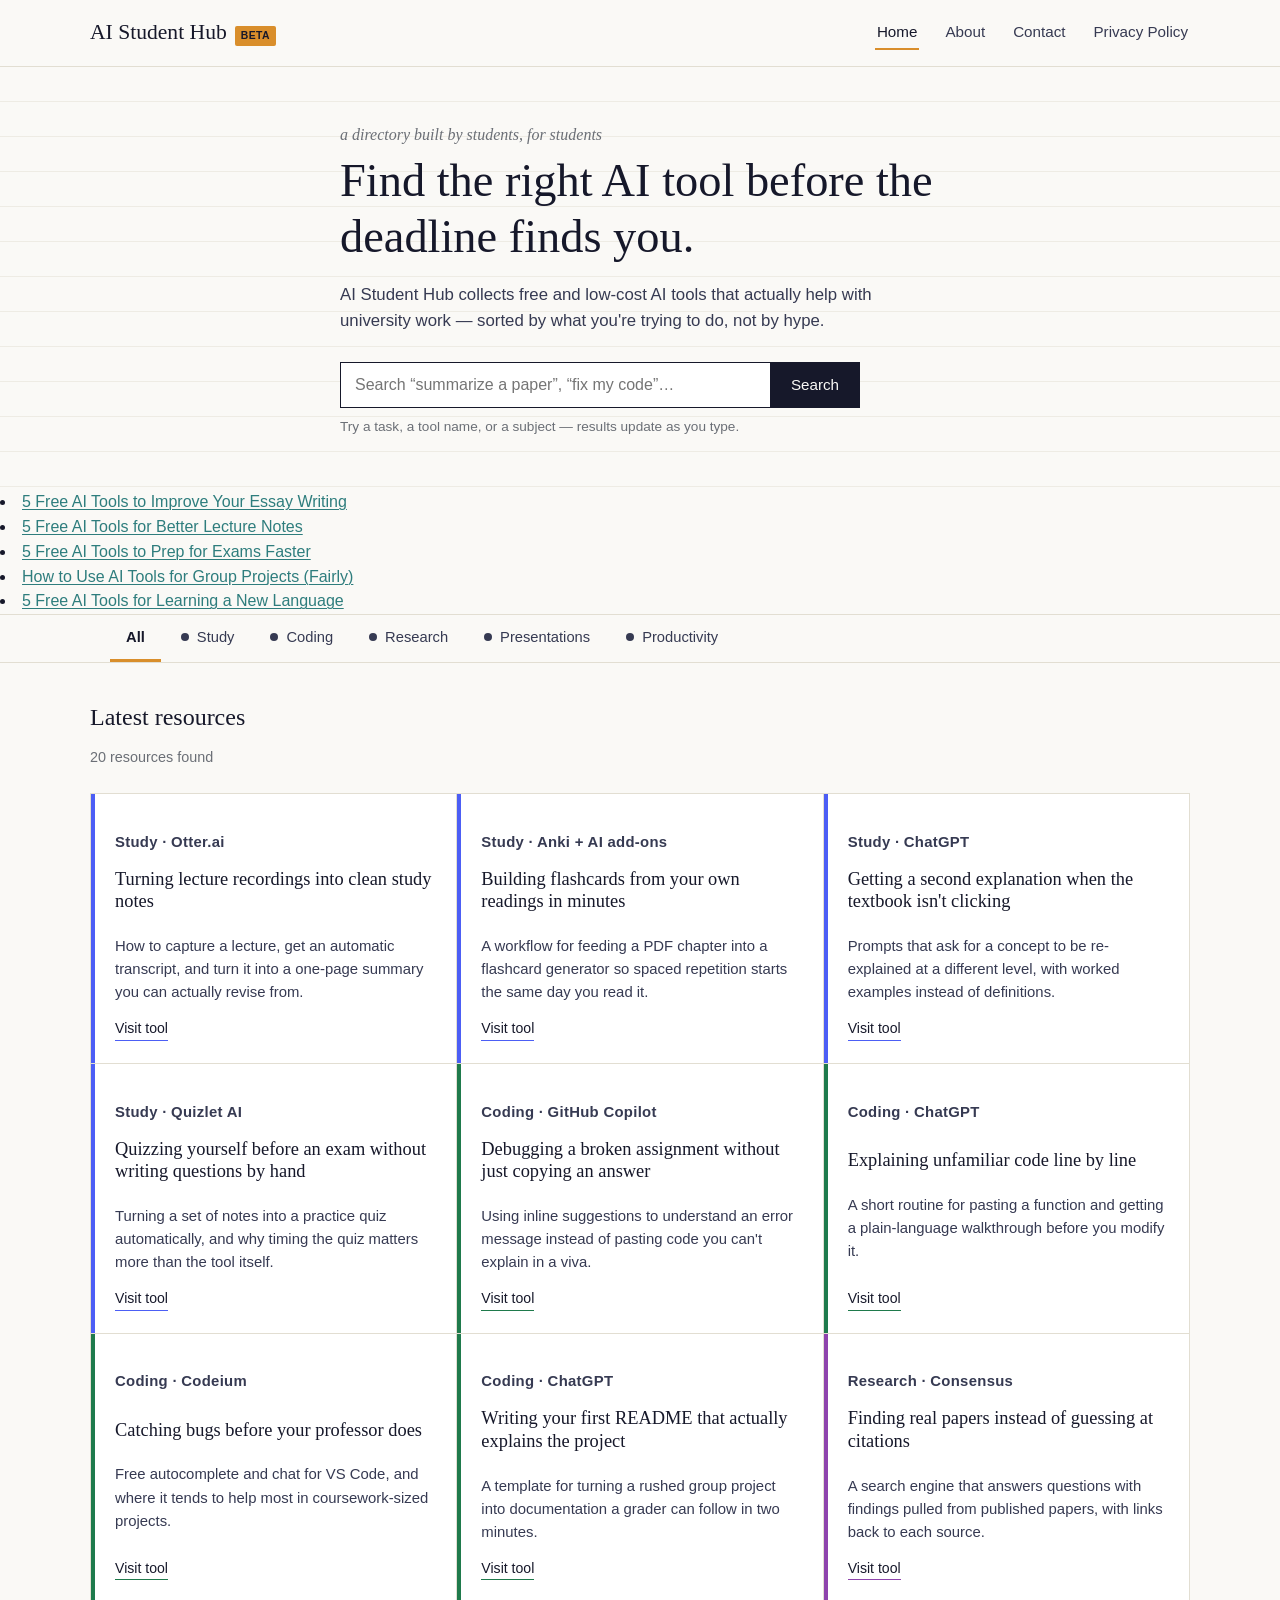
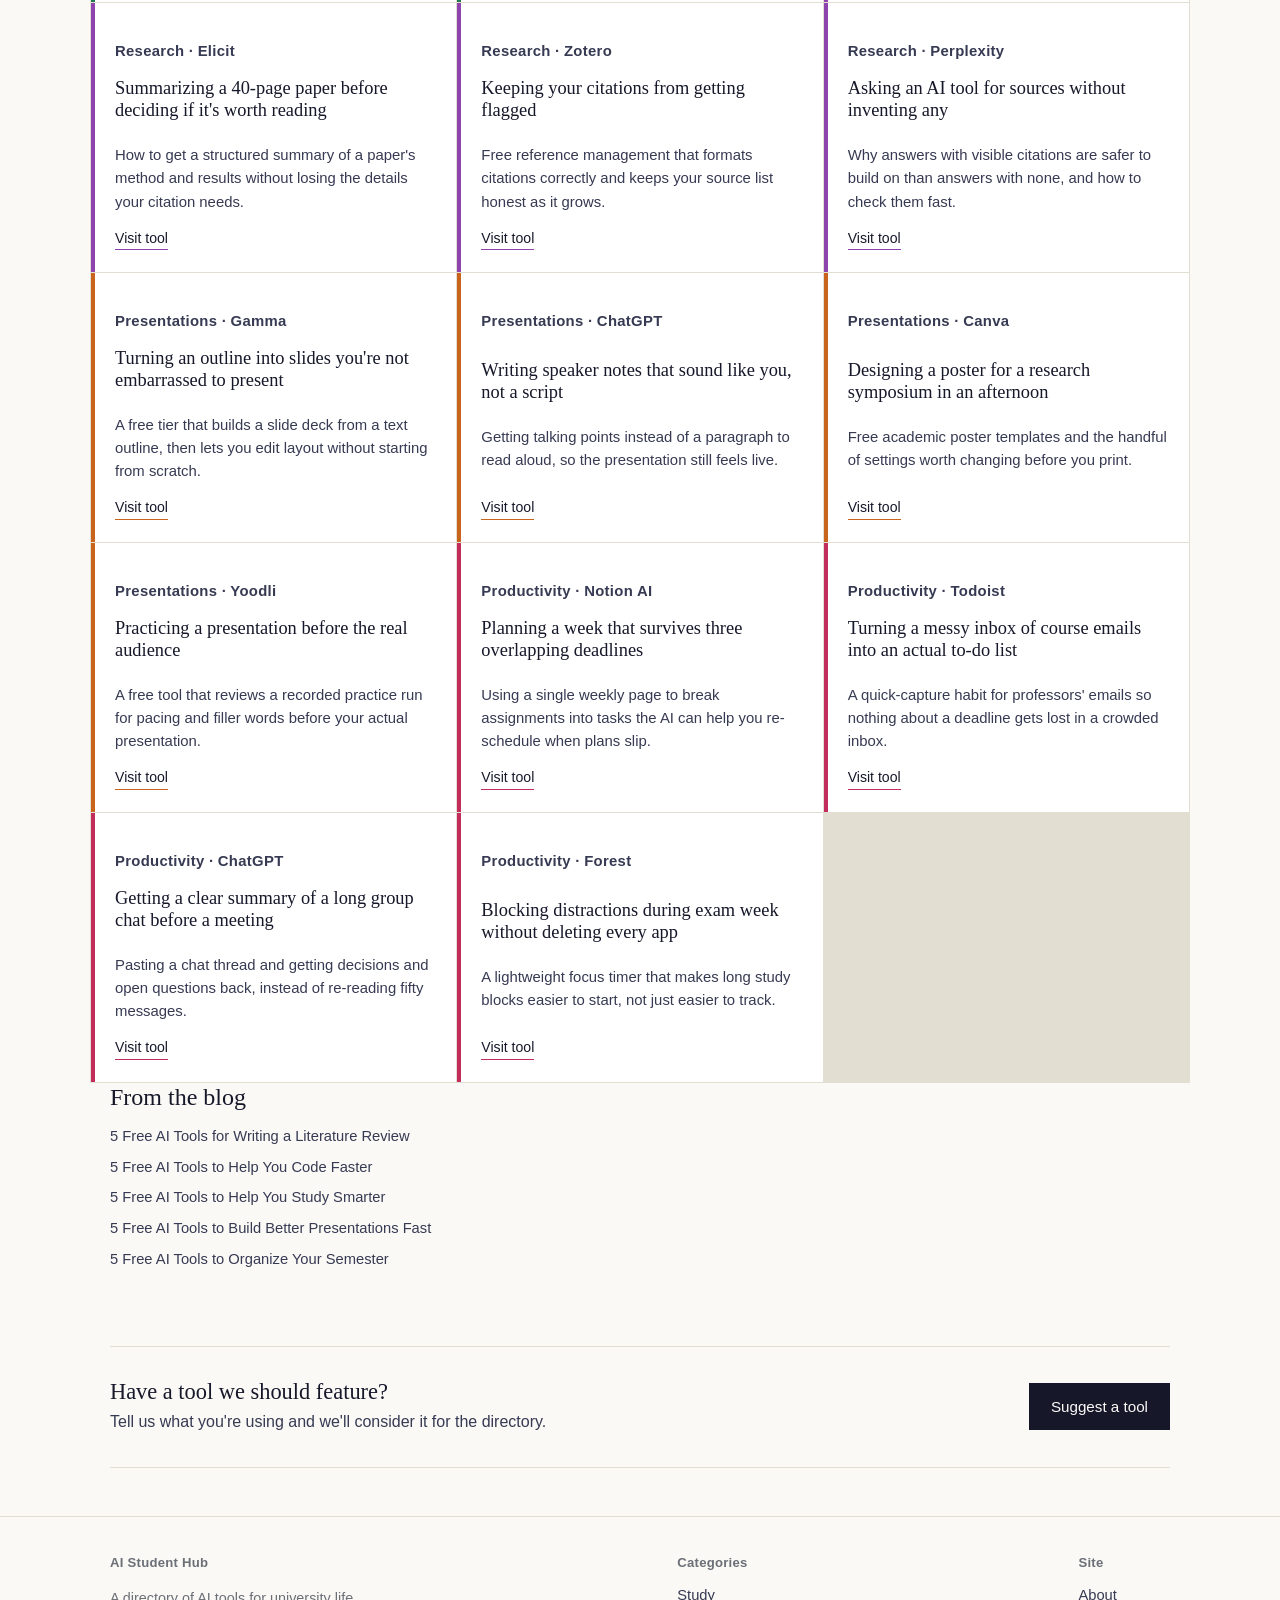
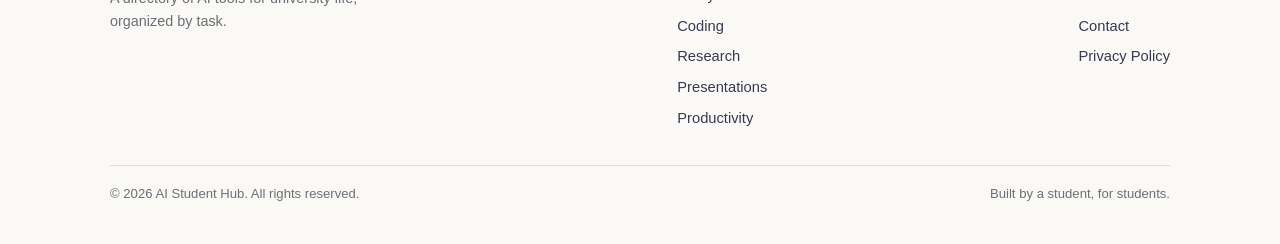
<file: index.html>
<!DOCTYPE html>
<html lang="en">
<head>
  <meta name="google-site-verification" content="qHhpHD6gSW20gBur-jEr_LfzjBZJQGLJ9QK8xLwSi0E" />
<meta charset="UTF-8">
<meta name="viewport" content="width=device-width, initial-scale=1.0">
<title>AI Student Hub — AI Tools & Resources for University Students</title>
<meta name="description" content="A student-run directory of free and useful AI tools for study, coding, research, presentations, and productivity — organized by what you're actually trying to get done.">
<meta name="robots" content="index, follow">
<link rel="canonical" href="https://ai-studenthub.github.io/aistudenthub/">
<meta property="og:title" content="AI Student Hub — AI Tools & Resources for University Students">
<meta property="og:description" content="Find the right AI tool for studying, coding, research, presentations, and productivity.">
<meta property="og:type" content="website">
<link rel="stylesheet" href="style.css">
</head>
<body>
<a class="skip-link" href="#main">Skip to content</a>

<header class="site-header">
  <div class="wrap nav-row">
    <a class="brand" href="index.html">AI Student Hub <span class="brand-mark">BETA</span></a>
    <button class="nav-toggle" aria-label="Open menu" aria-expanded="false">
      <span></span><span></span><span></span>
    </button>
    <nav class="main-nav" aria-label="Primary">
      <a href="index.html" aria-current="page">Home</a>
      <a href="about.html">About</a>
      <a href="contact.html">Contact</a>
      <a href="privacy.html">Privacy Policy</a>
    </nav>
  </div>
</header>

<main id="main">

  <section class="hero">
    <div class="wrap hero-inner">
      <p class="eyebrow-note">a directory built by students, for students</p>
      <h1>Find the right AI tool before the deadline finds you.</h1>
      <p class="lede">AI Student Hub collects free and low-cost AI tools that actually help with university work — sorted by what you're trying to do, not by hype.</p>

      <form class="search-box" id="search-form" role="search">
        <label for="search-input" class="visually-hidden" style="position:absolute;left:-9999px;">Search tools and resources</label>
        <input type="search" id="search-input" placeholder="Search “summarize a paper”, “fix my code”…" autocomplete="off">
        <button type="submit">Search</button>
      </form>
      <p class="search-hint">Try a task, a tool name, or a subject — results update as you type.</p>
    </div>
  </section>
  <li><a href="articles/best-ai-tools-for-essay-writing.html">5 Free AI Tools to Improve Your Essay Writing</a></li>
<li><a href="articles/best-ai-tools-for-note-taking.html">5 Free AI Tools for Better Lecture Notes</a></li>
<li><a href="articles/best-ai-tools-for-exam-prep.html">5 Free AI Tools to Prep for Exams Faster</a></li>
<li><a href="articles/ai-tools-for-group-projects.html">How to Use AI Tools for Group Projects (Fairly)</a></li>
<li><a href="articles/best-ai-tools-for-language-learning.html">5 Free AI Tools for Learning a New Language</a></li>

  <div class="category-tabs">
    <div class="wrap" role="tablist" aria-label="Filter by category">
      <button class="tab-btn" type="button" role="tab" data-cat="all" aria-selected="true">
        All
      </button>
      <button class="tab-btn" type="button" role="tab" data-cat="study" aria-selected="false">
        <span class="dot"></span>Study
      </button>
      <button class="tab-btn" type="button" role="tab" data-cat="coding" aria-selected="false">
        <span class="dot"></span>Coding
      </button>
      <button class="tab-btn" type="button" role="tab" data-cat="research" aria-selected="false">
        <span class="dot"></span>Research
      </button>
      <button class="tab-btn" type="button" role="tab" data-cat="presentations" aria-selected="false">
        <span class="dot"></span>Presentations
      </button>
      <button class="tab-btn" type="button" role="tab" data-cat="productivity" aria-selected="false">
        <span class="dot"></span>Productivity
      </button>
    </div>
  </div>

  <section class="articles-section wrap">
    <h2>Latest resources</h2>
    <p class="results-count" id="results-count">20 resources found</p>

    <div class="article-grid" id="article-grid" aria-live="polite">
      <!-- Cards are rendered by script.js -->
    </div>

    <p class="no-results" id="no-results">No resources match that search. Try a different word, or clear the filter above.</p>
    <section class="wrap">
<h2>From the blog</h2>
<div class="footer-col">
<ul>
<li><a href="articles/best-ai-tools-for-literature-reviews.html">5 Free AI Tools for Writing a Literature Review</a></li>
<li><a href="articles/best-ai-tools-for-coding-assignments.html">5 Free AI Tools to Help You Code Faster</a></li>
<li><a href="articles/best-ai-tools-for-studying.html">5 Free AI Tools to Help You Study Smarter</a></li>
<li><a href="articles/best-ai-tools-for-presentations.html">5 Free AI Tools to Build Better Presentations Fast</a></li>
<li><a href="articles/best-ai-tools-for-productivity.html">5 Free AI Tools to Organize Your Semester</a></li>
</ul>
</div>
</section>
  </section>

  <section class="wrap">
    <div class="callout">
      <div>
        <h2>Have a tool we should feature?</h2>
        <p>Tell us what you're using and we'll consider it for the directory.</p>
      </div>
      <a class="btn-primary" href="contact.html">Suggest a tool</a>
    </div>
  </section>

</main>

<footer class="site-footer">
  <div class="wrap">
    <div class="footer-grid">
      <div class="footer-col">
        <h4>AI Student Hub</h4>
        <p class="muted" style="font-size:0.9rem; max-width:32ch;">A directory of AI tools for university life, organized by task.</p>
      </div>
      <div class="footer-col">
        <h4>Categories</h4>
        <ul>
          <li><a href="index.html#main">Study</a></li>
          <li><a href="index.html#main">Coding</a></li>
          <li><a href="index.html#main">Research</a></li>
          <li><a href="index.html#main">Presentations</a></li>
          <li><a href="index.html#main">Productivity</a></li>
        </ul>
      </div>
      <div class="footer-col">
        <h4>Site</h4>
        <ul>
          <li><a href="about.html">About</a></li>
          <li><a href="contact.html">Contact</a></li>
          <li><a href="privacy.html">Privacy Policy</a></li>
        </ul>
      </div>
    </div>
    <div class="footer-bottom">
      <span>&copy; <span id="year"></span> AI Student Hub. All rights reserved.</span>
      <span>Built by a student, for students.</span>
    </div>
  </div>
</footer>

<script>document.getElementById("year").textContent = new Date().getFullYear();</script>
<script src="script.js"></script>
</body>
</html>
</file>
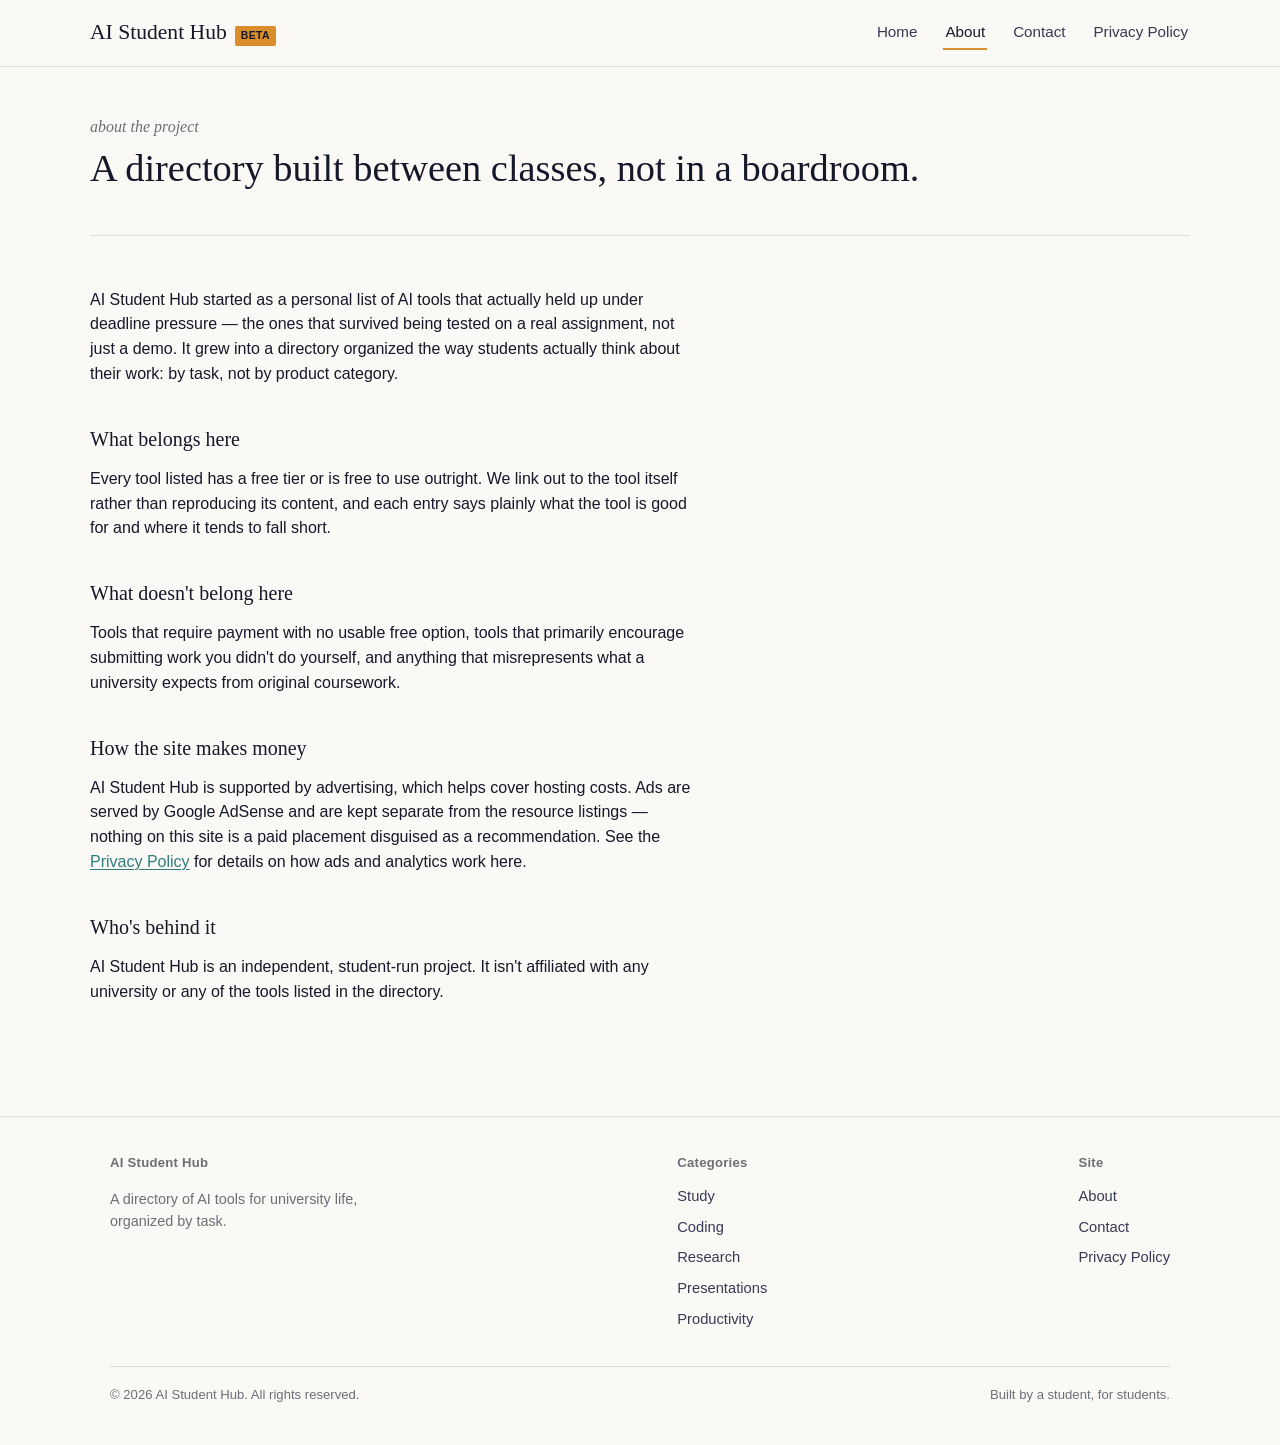
<file: about.html>
<!DOCTYPE html>
<html lang="en">
<head>
<meta charset="UTF-8">
<meta name="viewport" content="width=device-width, initial-scale=1.0">
<title>About — AI Student Hub</title>
<meta name="description" content="Why AI Student Hub exists, how tools get chosen for the directory, and who runs it.">
<meta name="robots" content="index, follow">
<link rel="canonical" href="https://reshailamir3-collab.github.io/aistudenthub/about.html">
<link rel="stylesheet" href="style.css">
</head>
<body>
<a class="skip-link" href="#main">Skip to content</a>

<header class="site-header">
  <div class="wrap nav-row">
    <a class="brand" href="index.html">AI Student Hub <span class="brand-mark">BETA</span></a>
    <button class="nav-toggle" aria-label="Open menu" aria-expanded="false">
      <span></span><span></span><span></span>
    </button>
    <nav class="main-nav" aria-label="Primary">
      <a href="index.html">Home</a>
      <a href="about.html" aria-current="page">About</a>
      <a href="contact.html">Contact</a>
      <a href="privacy.html">Privacy Policy</a>
    </nav>
  </div>
</header>

<main id="main">
  <div class="page-header wrap">
    <p class="eyebrow-note">about the project</p>
    <h1>A directory built between classes, not in a boardroom.</h1>
  </div>

  <div class="page-content wrap">
    <p>AI Student Hub started as a personal list of AI tools that actually held up under deadline pressure — the ones that survived being tested on a real assignment, not just a demo. It grew into a directory organized the way students actually think about their work: by task, not by product category.</p>

    <h2>What belongs here</h2>
    <p>Every tool listed has a free tier or is free to use outright. We link out to the tool itself rather than reproducing its content, and each entry says plainly what the tool is good for and where it tends to fall short.</p>

    <h2>What doesn't belong here</h2>
    <p>Tools that require payment with no usable free option, tools that primarily encourage submitting work you didn't do yourself, and anything that misrepresents what a university expects from original coursework.</p>

    <h2>How the site makes money</h2>
    <p>AI Student Hub is supported by advertising, which helps cover hosting costs. Ads are served by Google AdSense and are kept separate from the resource listings — nothing on this site is a paid placement disguised as a recommendation. See the <a href="privacy.html">Privacy Policy</a> for details on how ads and analytics work here.</p>

    <h2>Who's behind it</h2>
    <p>AI Student Hub is an independent, student-run project. It isn't affiliated with any university or any of the tools listed in the directory.</p>
  </div>
</main>

<footer class="site-footer">
  <div class="wrap">
    <div class="footer-grid">
      <div class="footer-col">
        <h4>AI Student Hub</h4>
        <p class="muted" style="font-size:0.9rem; max-width:32ch;">A directory of AI tools for university life, organized by task.</p>
      </div>
      <div class="footer-col">
        <h4>Categories</h4>
        <ul>
          <li><a href="index.html">Study</a></li>
          <li><a href="index.html">Coding</a></li>
          <li><a href="index.html">Research</a></li>
          <li><a href="index.html">Presentations</a></li>
          <li><a href="index.html">Productivity</a></li>
        </ul>
      </div>
      <div class="footer-col">
        <h4>Site</h4>
        <ul>
          <li><a href="about.html">About</a></li>
          <li><a href="contact.html">Contact</a></li>
          <li><a href="privacy.html">Privacy Policy</a></li>
        </ul>
      </div>
    </div>
    <div class="footer-bottom">
      <span>&copy; <span id="year"></span> AI Student Hub. All rights reserved.</span>
      <span>Built by a student, for students.</span>
    </div>
  </div>
</footer>

<script>document.getElementById("year").textContent = new Date().getFullYear();</script>
<script src="script.js"></script>
</body>
</html>
</file>
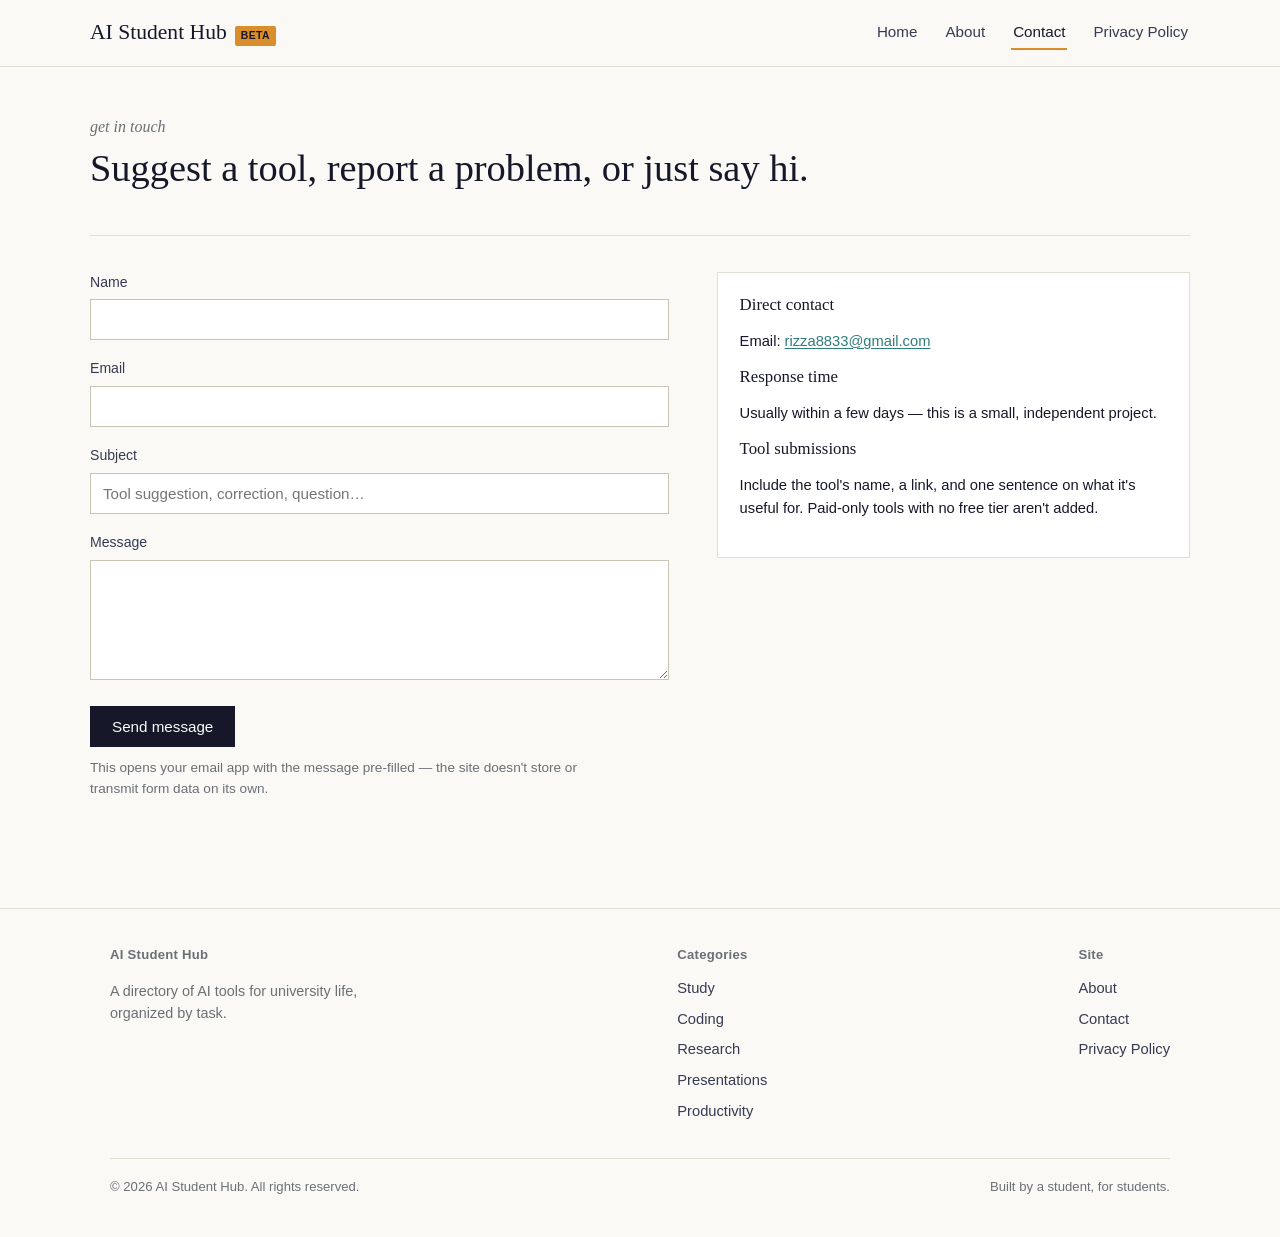
<file: contact.html>
<!DOCTYPE html>
<html lang="en">
<head>
<meta charset="UTF-8">
<meta name="viewport" content="width=device-width, initial-scale=1.0">
<title>Contact — AI Student Hub</title>
<meta name="description" content="Get in touch with AI Student Hub to suggest a tool, report an issue, or ask a question.">
<meta name="robots" content="index, follow">
<link rel="canonical" href="https://example.com/contact.html">
<link rel="stylesheet" href="style.css">
</head>
<body>
<a class="skip-link" href="#main">Skip to content</a>

<header class="site-header">
  <div class="wrap nav-row">
    <a class="brand" href="index.html">AI Student Hub <span class="brand-mark">BETA</span></a>
    <button class="nav-toggle" aria-label="Open menu" aria-expanded="false">
      <span></span><span></span><span></span>
    </button>
    <nav class="main-nav" aria-label="Primary">
      <a href="index.html">Home</a>
      <a href="about.html">About</a>
      <a href="contact.html" aria-current="page">Contact</a>
      <a href="privacy.html">Privacy Policy</a>
    </nav>
  </div>
</header>

<main id="main">
  <div class="page-header wrap">
    <p class="eyebrow-note">get in touch</p>
    <h1>Suggest a tool, report a problem, or just say hi.</h1>
  </div>

  <div class="page-content wrap">
    <div class="contact-grid">
      <div>
        <form id="contact-form" action="mailto:hello@aistudenthub.example" method="post" enctype="text/plain">
          <div class="field">
            <label for="name">Name</label>
            <input type="text" id="name" name="name" required>
          </div>
          <div class="field">
            <label for="email">Email</label>
            <input type="email" id="email" name="email" required>
          </div>
          <div class="field">
            <label for="subject">Subject</label>
            <input type="text" id="subject" name="subject" placeholder="Tool suggestion, correction, question…">
          </div>
          <div class="field">
            <label for="message">Message</label>
            <textarea id="message" name="message" required></textarea>
          </div>
          <button type="submit" class="btn-primary">Send message</button>
          <p class="form-note">This opens your email app with the message pre-filled — the site doesn't store or transmit form data on its own.</p>
        </form>
      </div>

      <aside class="contact-info-card">
        <h3>Direct contact</h3>
        <p>Email: <a href="mailto:rizza8833@gmail.com">rizza8833@gmail.com</a></p>
        <h3>Response time</h3>
        <p>Usually within a few days — this is a small, independent project.</p>
        <h3>Tool submissions</h3>
        <p>Include the tool's name, a link, and one sentence on what it's useful for. Paid-only tools with no free tier aren't added.</p>
      </aside>
    </div>
  </div>
</main>

<footer class="site-footer">
  <div class="wrap">
    <div class="footer-grid">
      <div class="footer-col">
        <h4>AI Student Hub</h4>
        <p class="muted" style="font-size:0.9rem; max-width:32ch;">A directory of AI tools for university life, organized by task.</p>
      </div>
      <div class="footer-col">
        <h4>Categories</h4>
        <ul>
          <li><a href="index.html">Study</a></li>
          <li><a href="index.html">Coding</a></li>
          <li><a href="index.html">Research</a></li>
          <li><a href="index.html">Presentations</a></li>
          <li><a href="index.html">Productivity</a></li>
        </ul>
      </div>
      <div class="footer-col">
        <h4>Site</h4>
        <ul>
          <li><a href="about.html">About</a></li>
          <li><a href="contact.html">Contact</a></li>
          <li><a href="privacy.html">Privacy Policy</a></li>
        </ul>
      </div>
    </div>
    <div class="footer-bottom">
      <span>&copy; <span id="year"></span> AI Student Hub. All rights reserved.</span>
      <span>Built by a student, for students.</span>
    </div>
  </div>
</footer>

<script>document.getElementById("year").textContent = new Date().getFullYear();</script>
<script src="script.js"></script>
</body>
</html>
</file>
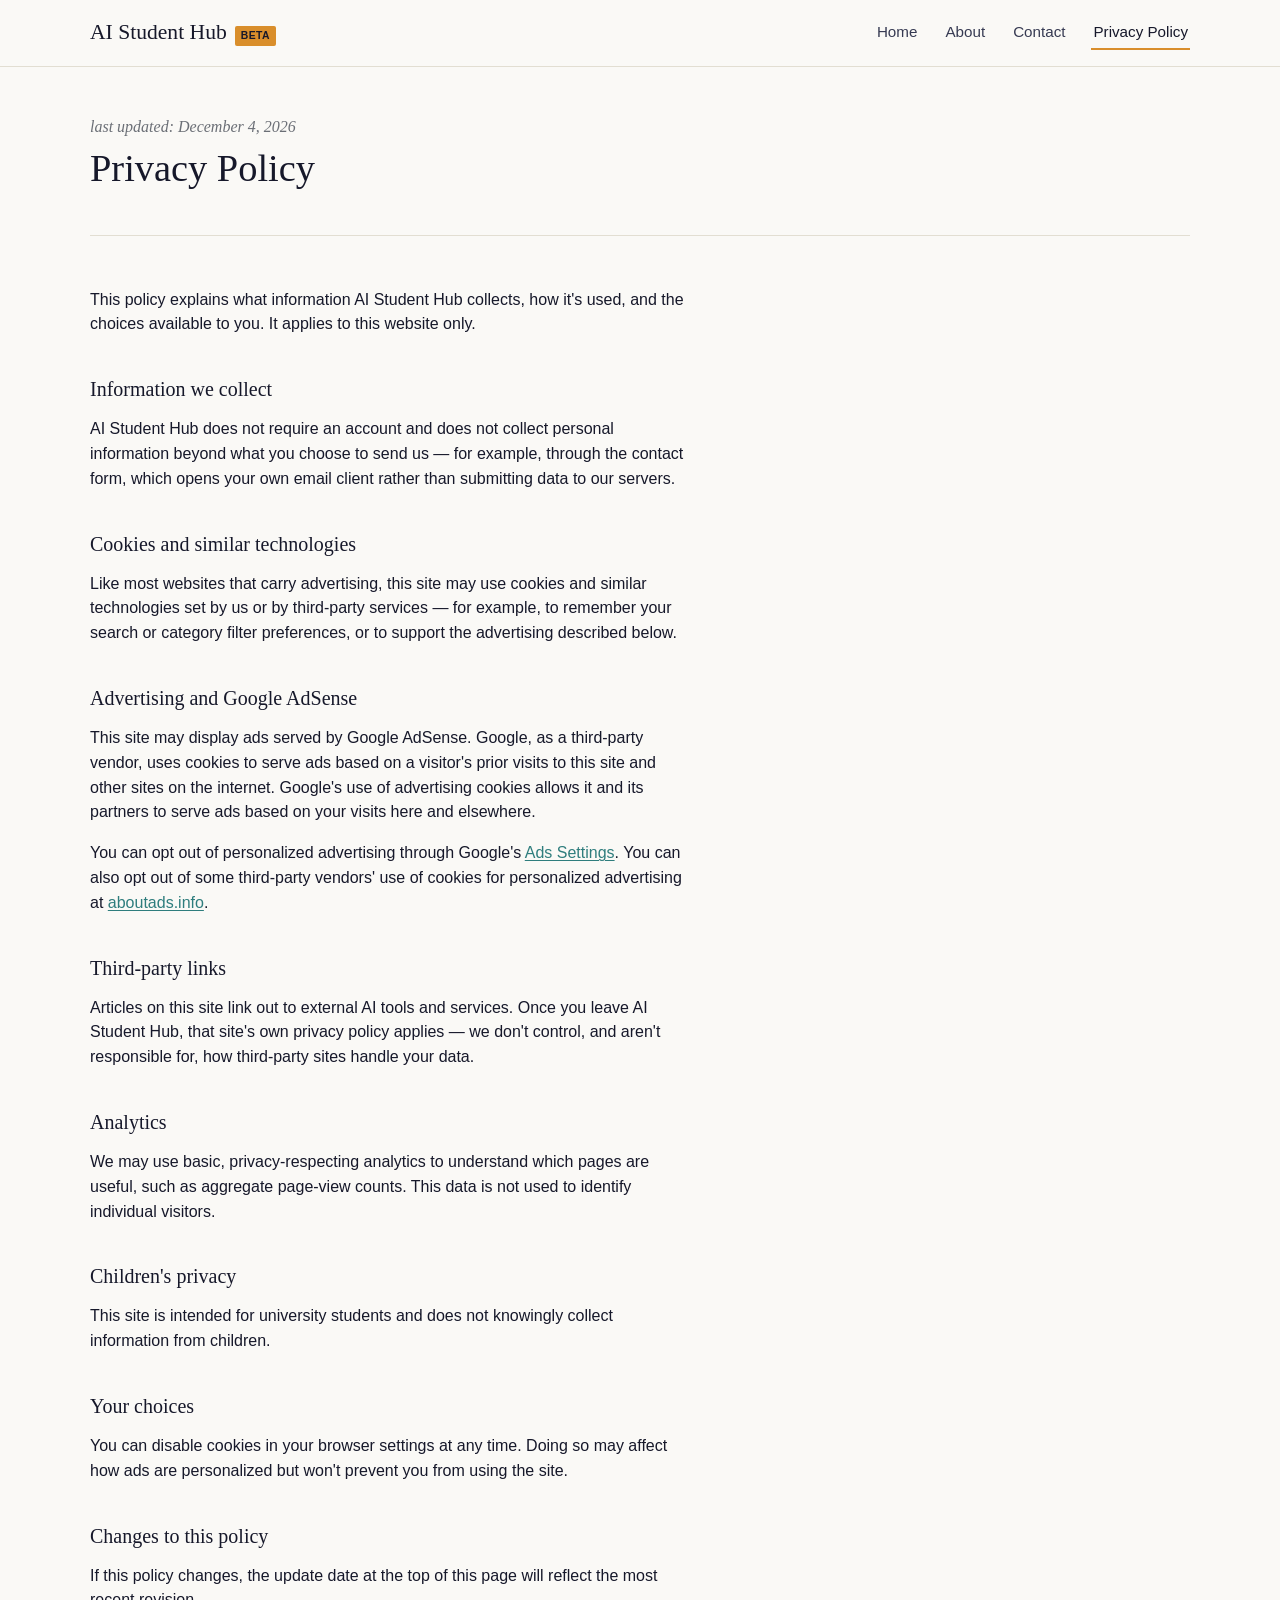
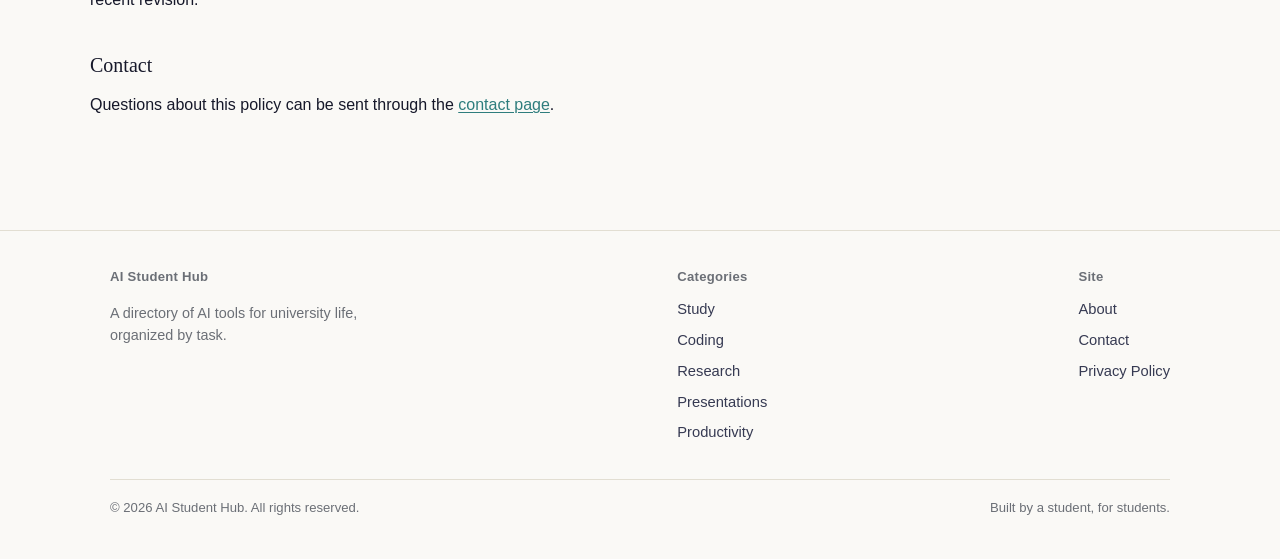
<file: privacy.html>
<!DOCTYPE html>
<html lang="en">
<head>
<meta charset="UTF-8">
<meta name="viewport" content="width=device-width, initial-scale=1.0">
<title>Privacy Policy — AI Student Hub</title>
<meta name="description" content="How AI Student Hub handles data, cookies, and third-party advertising, including Google AdSense.">
<meta name="robots" content="index, follow">
<link rel="canonical" href="https://reshailamir3-collab.github.io/aistudenthub/privacy.html">
<link rel="stylesheet" href="style.css">
</head>
<body>
<a class="skip-link" href="#main">Skip to content</a>

<header class="site-header">
  <div class="wrap nav-row">
    <a class="brand" href="index.html">AI Student Hub <span class="brand-mark">BETA</span></a>
    <button class="nav-toggle" aria-label="Open menu" aria-expanded="false">
      <span></span><span></span><span></span>
    </button>
    <nav class="main-nav" aria-label="Primary">
      <a href="index.html">Home</a>
      <a href="about.html">About</a>
      <a href="contact.html">Contact</a>
      <a href="privacy.html" aria-current="page">Privacy Policy</a>
    </nav>
  </div>
</header>

<main id="main">
  <div class="page-header wrap">
    <p class="eyebrow-note">last updated: <span id="today"></span></p>
    <h1>Privacy Policy</h1>
  </div>

  <div class="page-content wrap">
    <p>This policy explains what information AI Student Hub collects, how it's used, and the choices available to you. It applies to this website only.</p>

    <h2>Information we collect</h2>
    <p>AI Student Hub does not require an account and does not collect personal information beyond what you choose to send us — for example, through the contact form, which opens your own email client rather than submitting data to our servers.</p>

    <h2>Cookies and similar technologies</h2>
    <p>Like most websites that carry advertising, this site may use cookies and similar technologies set by us or by third-party services — for example, to remember your search or category filter preferences, or to support the advertising described below.</p>

    <h2>Advertising and Google AdSense</h2>
    <p>This site may display ads served by Google AdSense. Google, as a third-party vendor, uses cookies to serve ads based on a visitor's prior visits to this site and other sites on the internet. Google's use of advertising cookies allows it and its partners to serve ads based on your visits here and elsewhere.</p>
    <p>You can opt out of personalized advertising through Google's <a href="https://adssettings.google.com" target="_blank" rel="noopener">Ads Settings</a>. You can also opt out of some third-party vendors' use of cookies for personalized advertising at <a href="https://www.aboutads.info" target="_blank" rel="noopener">aboutads.info</a>.</p>

    <h2>Third-party links</h2>
    <p>Articles on this site link out to external AI tools and services. Once you leave AI Student Hub, that site's own privacy policy applies — we don't control, and aren't responsible for, how third-party sites handle your data.</p>

    <h2>Analytics</h2>
    <p>We may use basic, privacy-respecting analytics to understand which pages are useful, such as aggregate page-view counts. This data is not used to identify individual visitors.</p>

    <h2>Children's privacy</h2>
    <p>This site is intended for university students and does not knowingly collect information from children.</p>

    <h2>Your choices</h2>
    <p>You can disable cookies in your browser settings at any time. Doing so may affect how ads are personalized but won't prevent you from using the site.</p>

    <h2>Changes to this policy</h2>
    <p>If this policy changes, the update date at the top of this page will reflect the most recent revision.</p>

    <h2>Contact</h2>
    <p>Questions about this policy can be sent through the <a href="contact.html">contact page</a>.</p>
  </div>
</main>

<footer class="site-footer">
  <div class="wrap">
    <div class="footer-grid">
      <div class="footer-col">
        <h4>AI Student Hub</h4>
        <p class="muted" style="font-size:0.9rem; max-width:32ch;">A directory of AI tools for university life, organized by task.</p>
      </div>
      <div class="footer-col">
        <h4>Categories</h4>
        <ul>
          <li><a href="index.html">Study</a></li>
          <li><a href="index.html">Coding</a></li>
          <li><a href="index.html">Research</a></li>
          <li><a href="index.html">Presentations</a></li>
          <li><a href="index.html">Productivity</a></li>
        </ul>
      </div>
      <div class="footer-col">
        <h4>Site</h4>
        <ul>
          <li><a href="about.html">About</a></li>
          <li><a href="contact.html">Contact</a></li>
          <li><a href="privacy.html">Privacy Policy</a></li>
        </ul>
      </div>
    </div>
    <div class="footer-bottom">
      <span>&copy; <span id="year"></span> AI Student Hub. All rights reserved.</span>
      <span>Built by a student, for students.</span>
    </div>
  </div>
</footer>

<script>
document.getElementById("year").textContent = new Date().getFullYear();
document.getElementById("today").textContent = new Date().toLocaleDateString("en-US", { year: "numeric", month: "long", day: "numeric" });
</script>
<script src="script.js"></script>
</body>
</html>
</file>
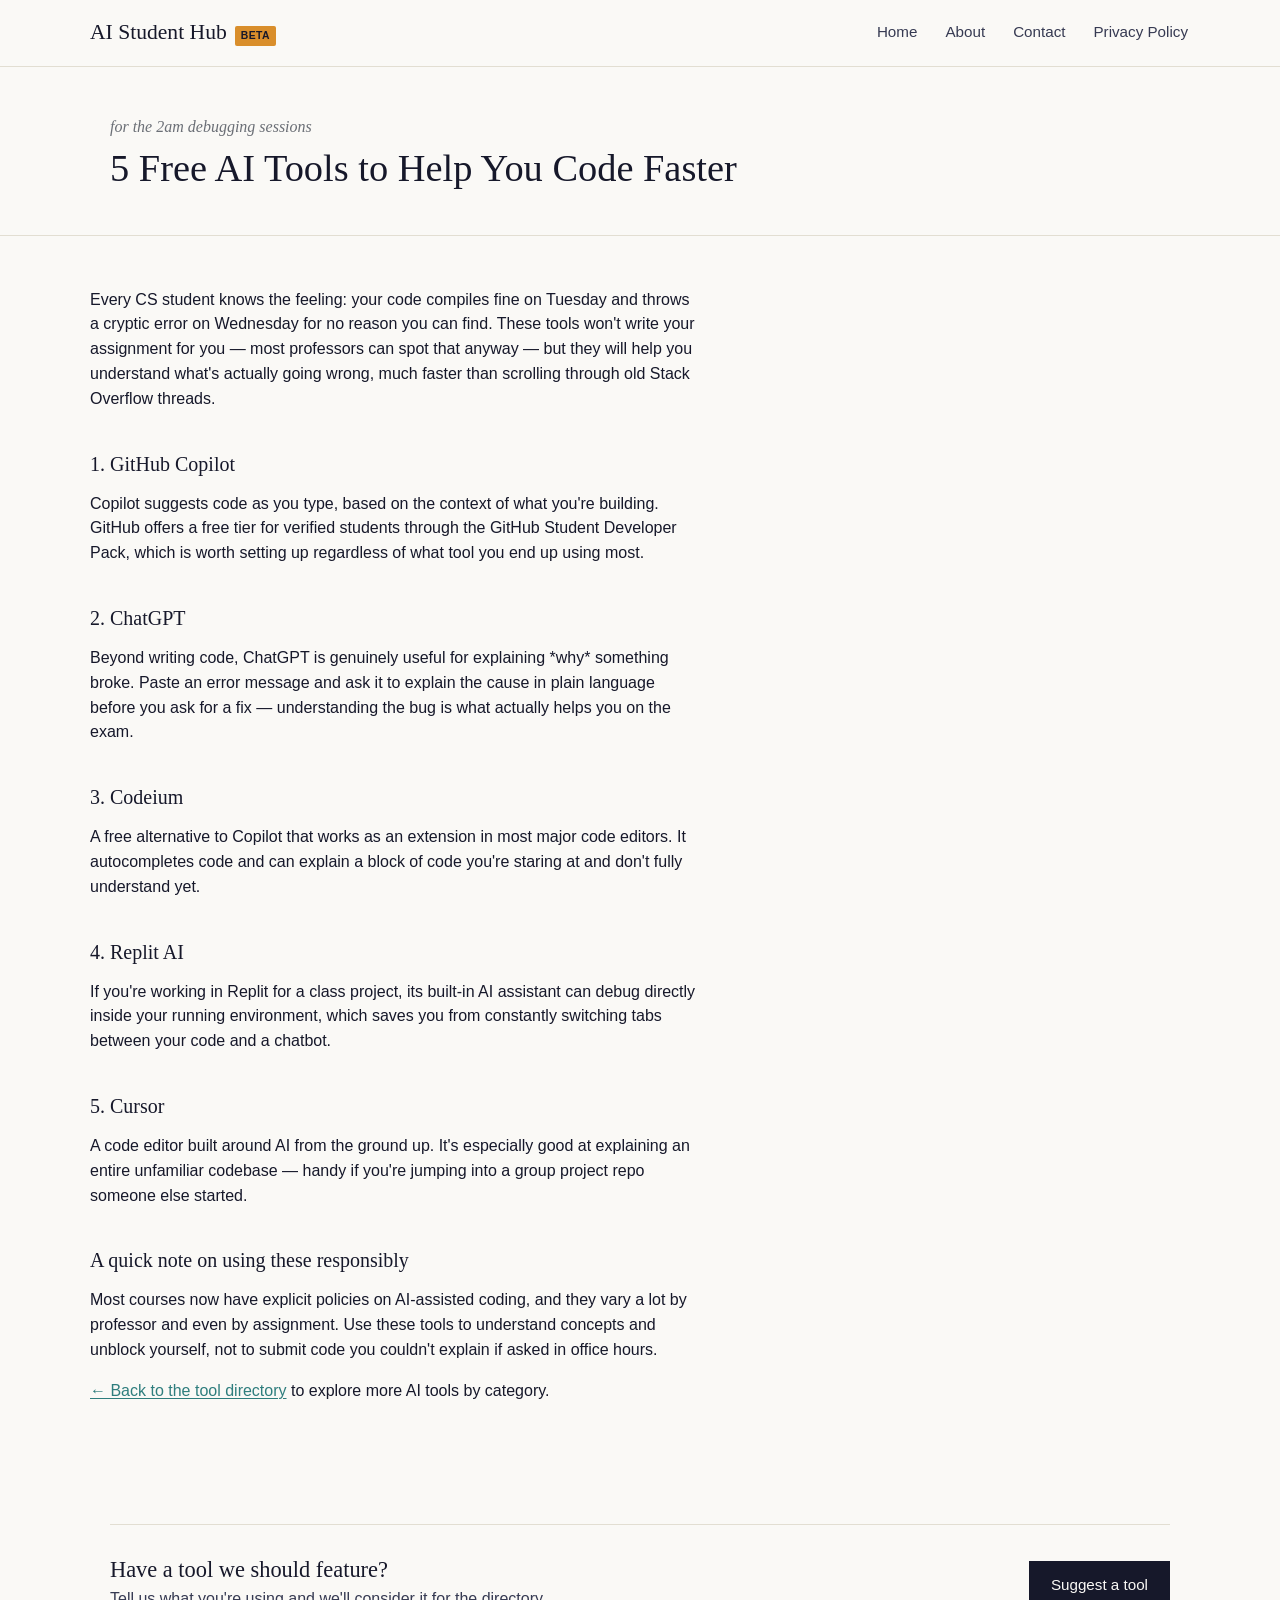
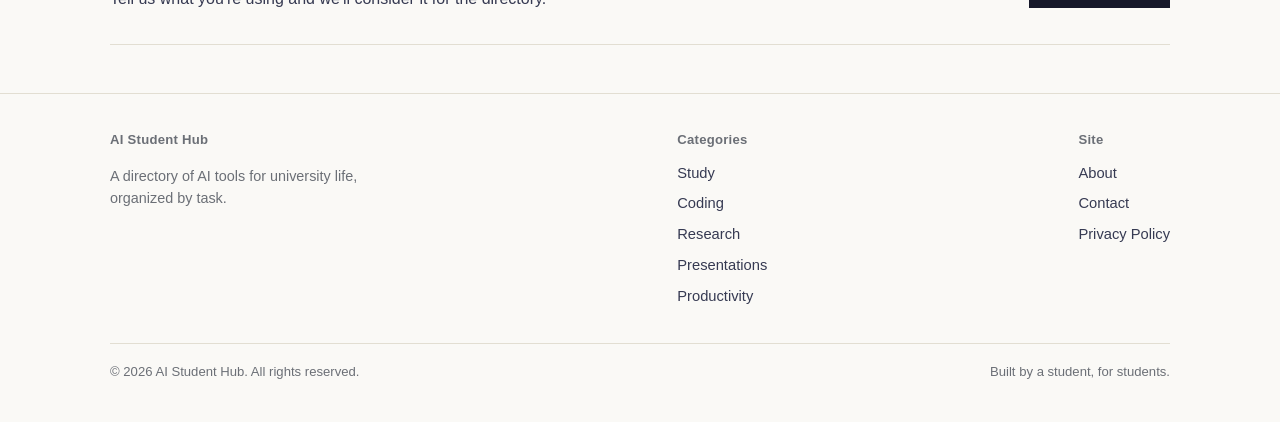
<file: articles/best-ai-tools-for-coding-assignments.html>
<!DOCTYPE html>
<html lang="en">
<head>
<meta charset="UTF-8">
<meta name="viewport" content="width=device-width, initial-scale=1.0">
<title>5 Free AI Tools to Help You Code Faster | AI Student Hub</title>
<meta name="description" content="From debugging to explaining error messages, these 5 free AI tools help university students get through coding assignments faster without just copy-pasting answers.">
<meta name="robots" content="index, follow">
<link rel="canonical" href="https://ai-studenthub.github.io/aistudenthub/articles/best-ai-tools-for-coding-assignments.html">
<meta property="og:title" content="5 Free AI Tools to Help You Code Faster">
<meta property="og:description" content="From debugging to explaining error messages, these 5 free AI tools help you get through coding assignments faster.">
<meta property="og:type" content="article">
<link rel="stylesheet" href="../style.css">
</head>
<body>
<a class="skip-link" href="#main">Skip to content</a>

<header class="site-header">
<div class="wrap nav-row">
<a class="brand" href="../index.html">AI Student Hub <span class="brand-mark">BETA</span></a>
<button class="nav-toggle" aria-label="Open menu" aria-expanded="false">
<span></span><span></span><span></span>
</button>
<nav class="main-nav" aria-label="Primary">
<a href="../index.html">Home</a>
<a href="../about.html">About</a>
<a href="../contact.html">Contact</a>
<a href="../privacy.html">Privacy Policy</a>
</nav>
</div>
</header>

<main id="main">

<section class="page-header">
<div class="wrap">
<p class="eyebrow-note">for the 2am debugging sessions</p>
<h1>5 Free AI Tools to Help You Code Faster</h1>
</div>
</section>

<section class="page-content wrap">

<p>Every CS student knows the feeling: your code compiles fine on Tuesday and throws a cryptic error on Wednesday for no reason you can find. These tools won't write your assignment for you — most professors can spot that anyway — but they will help you understand what's actually going wrong, much faster than scrolling through old Stack Overflow threads.</p>

<h2>1. GitHub Copilot</h2>
<p>Copilot suggests code as you type, based on the context of what you're building. GitHub offers a free tier for verified students through the GitHub Student Developer Pack, which is worth setting up regardless of what tool you end up using most.</p>

<h2>2. ChatGPT</h2>
<p>Beyond writing code, ChatGPT is genuinely useful for explaining *why* something broke. Paste an error message and ask it to explain the cause in plain language before you ask for a fix — understanding the bug is what actually helps you on the exam.</p>

<h2>3. Codeium</h2>
<p>A free alternative to Copilot that works as an extension in most major code editors. It autocompletes code and can explain a block of code you're staring at and don't fully understand yet.</p>

<h2>4. Replit AI</h2>
<p>If you're working in Replit for a class project, its built-in AI assistant can debug directly inside your running environment, which saves you from constantly switching tabs between your code and a chatbot.</p>

<h2>5. Cursor</h2>
<p>A code editor built around AI from the ground up. It's especially good at explaining an entire unfamiliar codebase — handy if you're jumping into a group project repo someone else started.</p>

<h2>A quick note on using these responsibly</h2>
<p>Most courses now have explicit policies on AI-assisted coding, and they vary a lot by professor and even by assignment. Use these tools to understand concepts and unblock yourself, not to submit code you couldn't explain if asked in office hours.</p>

<p><a href="../index.html">&larr; Back to the tool directory</a> to explore more AI tools by category.</p>

</section>

<section class="wrap">
<div class="callout">
<div>
<h2>Have a tool we should feature?</h2>
<p>Tell us what you're using and we'll consider it for the directory.</p>
</div>
<a class="btn-primary" href="../contact.html">Suggest a tool</a>
</div>
</section>
</main>

<footer class="site-footer">
<div class="wrap">
<div class="footer-grid">
<div class="footer-col">
<h4>AI Student Hub</h4>
<p class="muted" style="font-size:0.9rem; max-width:32ch;">A directory of AI tools for university life, organized by task.</p>
</div>
<div class="footer-col">
<h4>Categories</h4>
<ul>
<li><a href="../index.html#main">Study</a></li>
<li><a href="../index.html#main">Coding</a></li>
<li><a href="../index.html#main">Research</a></li>
<li><a href="../index.html#main">Presentations</a></li>
<li><a href="../index.html#main">Productivity</a></li>
</ul>
</div>
<div class="footer-col">
<h4>Site</h4>
<ul>
<li><a href="../about.html">About</a></li>
<li><a href="../contact.html">Contact</a></li>
<li><a href="../privacy.html">Privacy Policy</a></li>
</ul>
</div>
</div>
<div class="footer-bottom">
<span>&copy; <span id="year"></span> AI Student Hub. All rights reserved.</span>
<span>Built by a student, for students.</span>
</div>
</div>
</footer>

<script>document.getElementById("year").textContent = new Date().getFullYear();</script>
<script src="../script.js"></script>
</body>
</html>
</file>
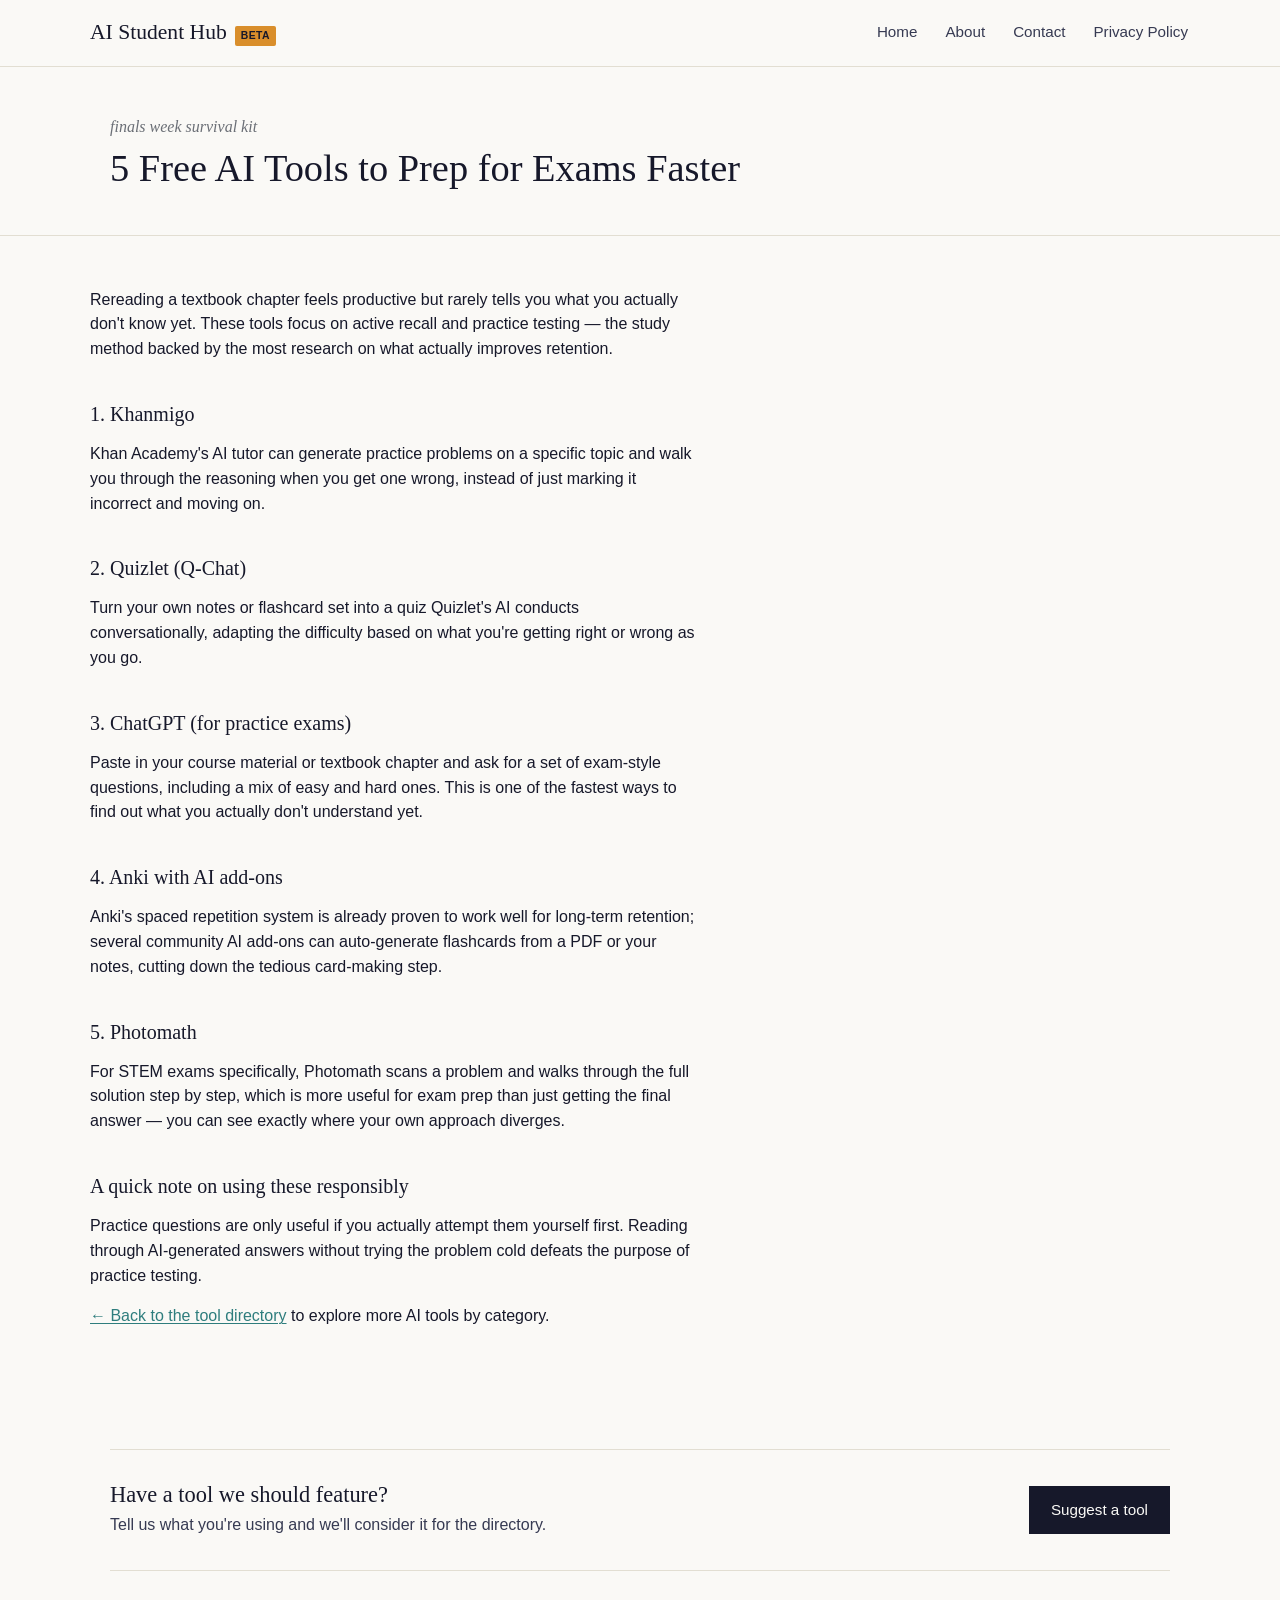
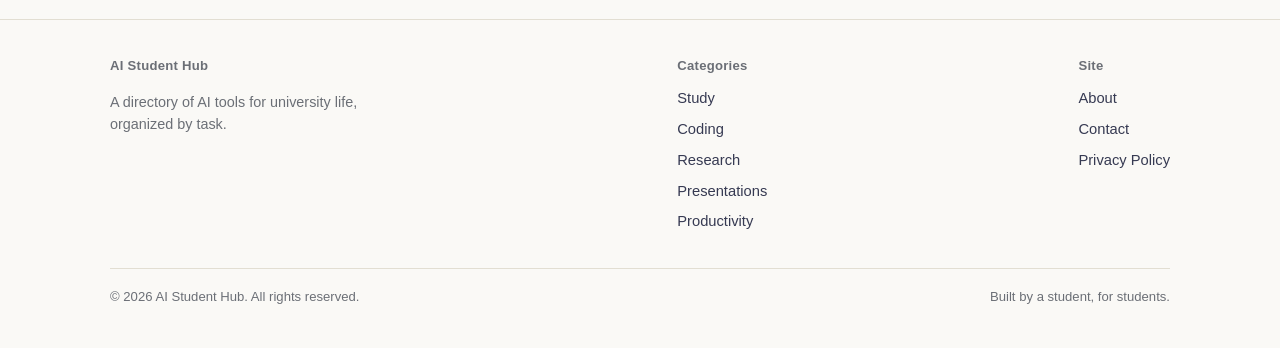
<file: articles/best-ai-tools-for-exam-preparation.html>
<!DOCTYPE html>
<html lang="en">
<head>
<meta charset="UTF-8">
<meta name="viewport" content="width=device-width, initial-scale=1.0">
<title>5 Free AI Tools to Prep for Exams Faster | AI Student Hub</title>
<meta name="description" content="Turn your notes into practice questions and find your weak spots before test day. These 5 free AI tools help university students prep for exams more efficiently.">
<meta name="robots" content="index, follow">
<link rel="canonical" href="https://ai-studenthub.github.io/aistudenthub/articles/best-ai-tools-for-exam-prep.html">
<meta property="og:title" content="5 Free AI Tools to Prep for Exams Faster">
<meta property="og:description" content="Turn your notes into practice questions and find your weak spots with these 5 free AI exam prep tools.">
<meta property="og:type" content="article">
<link rel="stylesheet" href="../style.css">
</head>
<body>
<a class="skip-link" href="#main">Skip to content</a>

<header class="site-header">
<div class="wrap nav-row">
<a class="brand" href="../index.html">AI Student Hub <span class="brand-mark">BETA</span></a>
<button class="nav-toggle" aria-label="Open menu" aria-expanded="false">
<span></span><span></span><span></span>
</button>
<nav class="main-nav" aria-label="Primary">
<a href="../index.html">Home</a>
<a href="../about.html">About</a>
<a href="../contact.html">Contact</a>
<a href="../privacy.html">Privacy Policy</a>
</nav>
</div>
</header>

<main id="main">

<section class="page-header">
<div class="wrap">
<p class="eyebrow-note">finals week survival kit</p>
<h1>5 Free AI Tools to Prep for Exams Faster</h1>
</div>
</section>

<section class="page-content wrap">

<p>Rereading a textbook chapter feels productive but rarely tells you what you actually don't know yet. These tools focus on active recall and practice testing — the study method backed by the most research on what actually improves retention.</p>

<h2>1. Khanmigo</h2>
<p>Khan Academy's AI tutor can generate practice problems on a specific topic and walk you through the reasoning when you get one wrong, instead of just marking it incorrect and moving on.</p>

<h2>2. Quizlet (Q-Chat)</h2>
<p>Turn your own notes or flashcard set into a quiz Quizlet's AI conducts conversationally, adapting the difficulty based on what you're getting right or wrong as you go.</p>

<h2>3. ChatGPT (for practice exams)</h2>
<p>Paste in your course material or textbook chapter and ask for a set of exam-style questions, including a mix of easy and hard ones. This is one of the fastest ways to find out what you actually don't understand yet.</p>

<h2>4. Anki with AI add-ons</h2>
<p>Anki's spaced repetition system is already proven to work well for long-term retention; several community AI add-ons can auto-generate flashcards from a PDF or your notes, cutting down the tedious card-making step.</p>

<h2>5. Photomath</h2>
<p>For STEM exams specifically, Photomath scans a problem and walks through the full solution step by step, which is more useful for exam prep than just getting the final answer — you can see exactly where your own approach diverges.</p>

<h2>A quick note on using these responsibly</h2>
<p>Practice questions are only useful if you actually attempt them yourself first. Reading through AI-generated answers without trying the problem cold defeats the purpose of practice testing.</p>

<p><a href="../index.html">&larr; Back to the tool directory</a> to explore more AI tools by category.</p>

</section>

<section class="wrap">
<div class="callout">
<div>
<h2>Have a tool we should feature?</h2>
<p>Tell us what you're using and we'll consider it for the directory.</p>
</div>
<a class="btn-primary" href="../contact.html">Suggest a tool</a>
</div>
</section>
</main>

<footer class="site-footer">
<div class="wrap">
<div class="footer-grid">
<div class="footer-col">
<h4>AI Student Hub</h4>
<p class="muted" style="font-size:0.9rem; max-width:32ch;">A directory of AI tools for university life, organized by task.</p>
</div>
<div class="footer-col">
<h4>Categories</h4>
<ul>
<li><a href="../index.html#main">Study</a></li>
<li><a href="../index.html#main">Coding</a></li>
<li><a href="../index.html#main">Research</a></li>
<li><a href="../index.html#main">Presentations</a></li>
<li><a href="../index.html#main">Productivity</a></li>
</ul>
</div>
<div class="footer-col">
<h4>Site</h4>
<ul>
<li><a href="../about.html">About</a></li>
<li><a href="../contact.html">Contact</a></li>
<li><a href="../privacy.html">Privacy Policy</a></li>
</ul>
</div>
</div>
<div class="footer-bottom">
<span>&copy; <span id="year"></span> AI Student Hub. All rights reserved.</span>
<span>Built by a student, for students.</span>
</div>
</div>
</footer>

<script>document.getElementById("year").textContent = new Date().getFullYear();</script>
<script src="../script.js"></script>
</body>
</html>
</file>
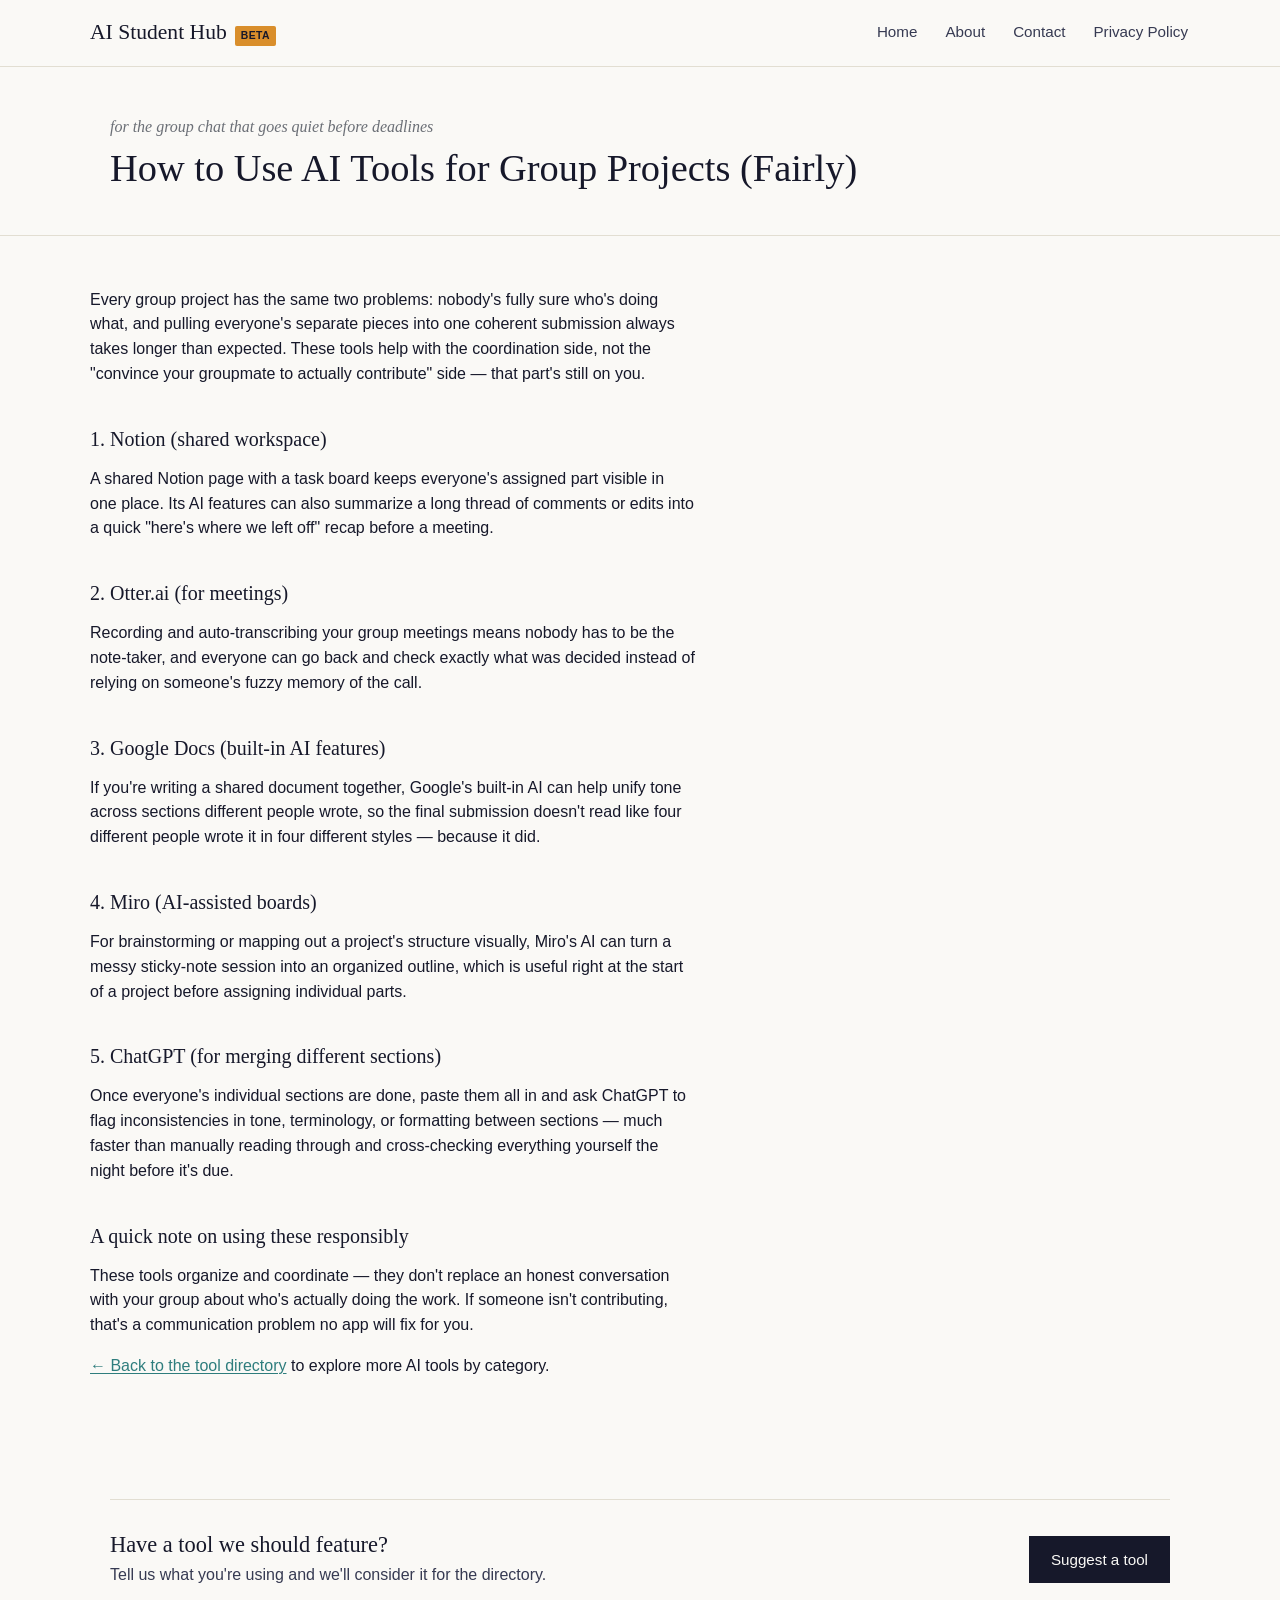
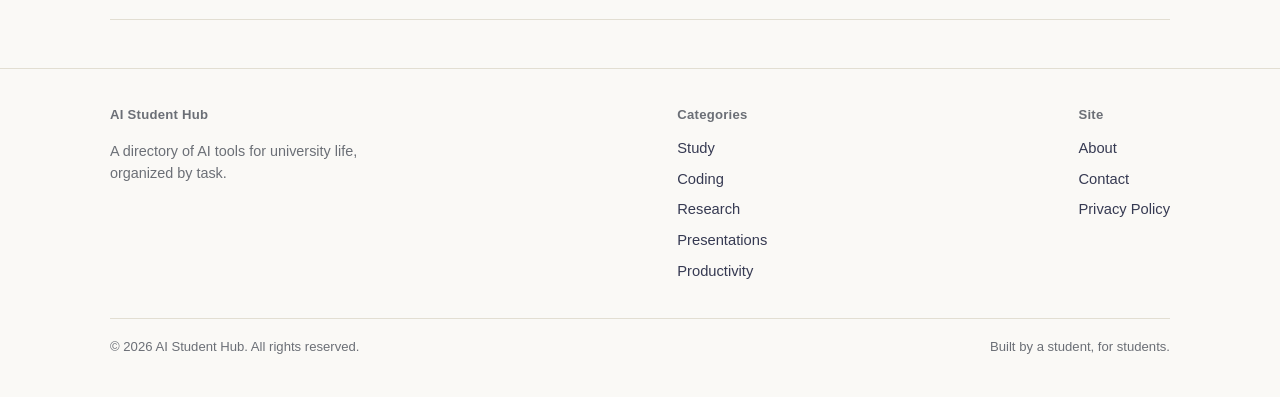
<file: articles/best-ai-tools-for-group-project.html>
<!DOCTYPE html>
<html lang="en">
<head>
<meta charset="UTF-8">
<meta name="viewport" content="width=device-width, initial-scale=1.0">
<title>How to Use AI Tools for Group Projects (Fairly) | AI Student Hub</title>
<meta name="description" content="Keep group projects organized and make sure work is actually split evenly. These free AI tools help university students collaborate without the usual chaos.">
<meta name="robots" content="index, follow">
<link rel="canonical" href="https://ai-studenthub.github.io/aistudenthub/articles/ai-tools-for-group-projects.html">
<meta property="og:title" content="How to Use AI Tools for Group Projects (Fairly)">
<meta property="og:description" content="Keep group projects organized and make sure work is actually split evenly with these free AI tools.">
<meta property="og:type" content="article">
<link rel="stylesheet" href="../style.css">
</head>
<body>
<a class="skip-link" href="#main">Skip to content</a>

<header class="site-header">
<div class="wrap nav-row">
<a class="brand" href="../index.html">AI Student Hub <span class="brand-mark">BETA</span></a>
<button class="nav-toggle" aria-label="Open menu" aria-expanded="false">
<span></span><span></span><span></span>
</button>
<nav class="main-nav" aria-label="Primary">
<a href="../index.html">Home</a>
<a href="../about.html">About</a>
<a href="../contact.html">Contact</a>
<a href="../privacy.html">Privacy Policy</a>
</nav>
</div>
</header>

<main id="main">

<section class="page-header">
<div class="wrap">
<p class="eyebrow-note">for the group chat that goes quiet before deadlines</p>
<h1>How to Use AI Tools for Group Projects (Fairly)</h1>
</div>
</section>

<section class="page-content wrap">

<p>Every group project has the same two problems: nobody's fully sure who's doing what, and pulling everyone's separate pieces into one coherent submission always takes longer than expected. These tools help with the coordination side, not the "convince your groupmate to actually contribute" side — that part's still on you.</p>

<h2>1. Notion (shared workspace)</h2>
<p>A shared Notion page with a task board keeps everyone's assigned part visible in one place. Its AI features can also summarize a long thread of comments or edits into a quick "here's where we left off" recap before a meeting.</p>

<h2>2. Otter.ai (for meetings)</h2>
<p>Recording and auto-transcribing your group meetings means nobody has to be the note-taker, and everyone can go back and check exactly what was decided instead of relying on someone's fuzzy memory of the call.</p>

<h2>3. Google Docs (built-in AI features)</h2>
<p>If you're writing a shared document together, Google's built-in AI can help unify tone across sections different people wrote, so the final submission doesn't read like four different people wrote it in four different styles — because it did.</p>

<h2>4. Miro (AI-assisted boards)</h2>
<p>For brainstorming or mapping out a project's structure visually, Miro's AI can turn a messy sticky-note session into an organized outline, which is useful right at the start of a project before assigning individual parts.</p>

<h2>5. ChatGPT (for merging different sections)</h2>
<p>Once everyone's individual sections are done, paste them all in and ask ChatGPT to flag inconsistencies in tone, terminology, or formatting between sections — much faster than manually reading through and cross-checking everything yourself the night before it's due.</p>

<h2>A quick note on using these responsibly</h2>
<p>These tools organize and coordinate — they don't replace an honest conversation with your group about who's actually doing the work. If someone isn't contributing, that's a communication problem no app will fix for you.</p>

<p><a href="../index.html">&larr; Back to the tool directory</a> to explore more AI tools by category.</p>

</section>

<section class="wrap">
<div class="callout">
<div>
<h2>Have a tool we should feature?</h2>
<p>Tell us what you're using and we'll consider it for the directory.</p>
</div>
<a class="btn-primary" href="../contact.html">Suggest a tool</a>
</div>
</section>
</main>

<footer class="site-footer">
<div class="wrap">
<div class="footer-grid">
<div class="footer-col">
<h4>AI Student Hub</h4>
<p class="muted" style="font-size:0.9rem; max-width:32ch;">A directory of AI tools for university life, organized by task.</p>
</div>
<div class="footer-col">
<h4>Categories</h4>
<ul>
<li><a href="../index.html#main">Study</a></li>
<li><a href="../index.html#main">Coding</a></li>
<li><a href="../index.html#main">Research</a></li>
<li><a href="../index.html#main">Presentations</a></li>
<li><a href="../index.html#main">Productivity</a></li>
</ul>
</div>
<div class="footer-col">
<h4>Site</h4>
<ul>
<li><a href="../about.html">About</a></li>
<li><a href="../contact.html">Contact</a></li>
<li><a href="../privacy.html">Privacy Policy</a></li>
</ul>
</div>
</div>
<div class="footer-bottom">
<span>&copy; <span id="year"></span> AI Student Hub. All rights reserved.</span>
<span>Built by a student, for students.</span>
</div>
</div>
</footer>

<script>document.getElementById("year").textContent = new Date().getFullYear();</script>
<script src="../script.js"></script>
</body>
</html>
</file>
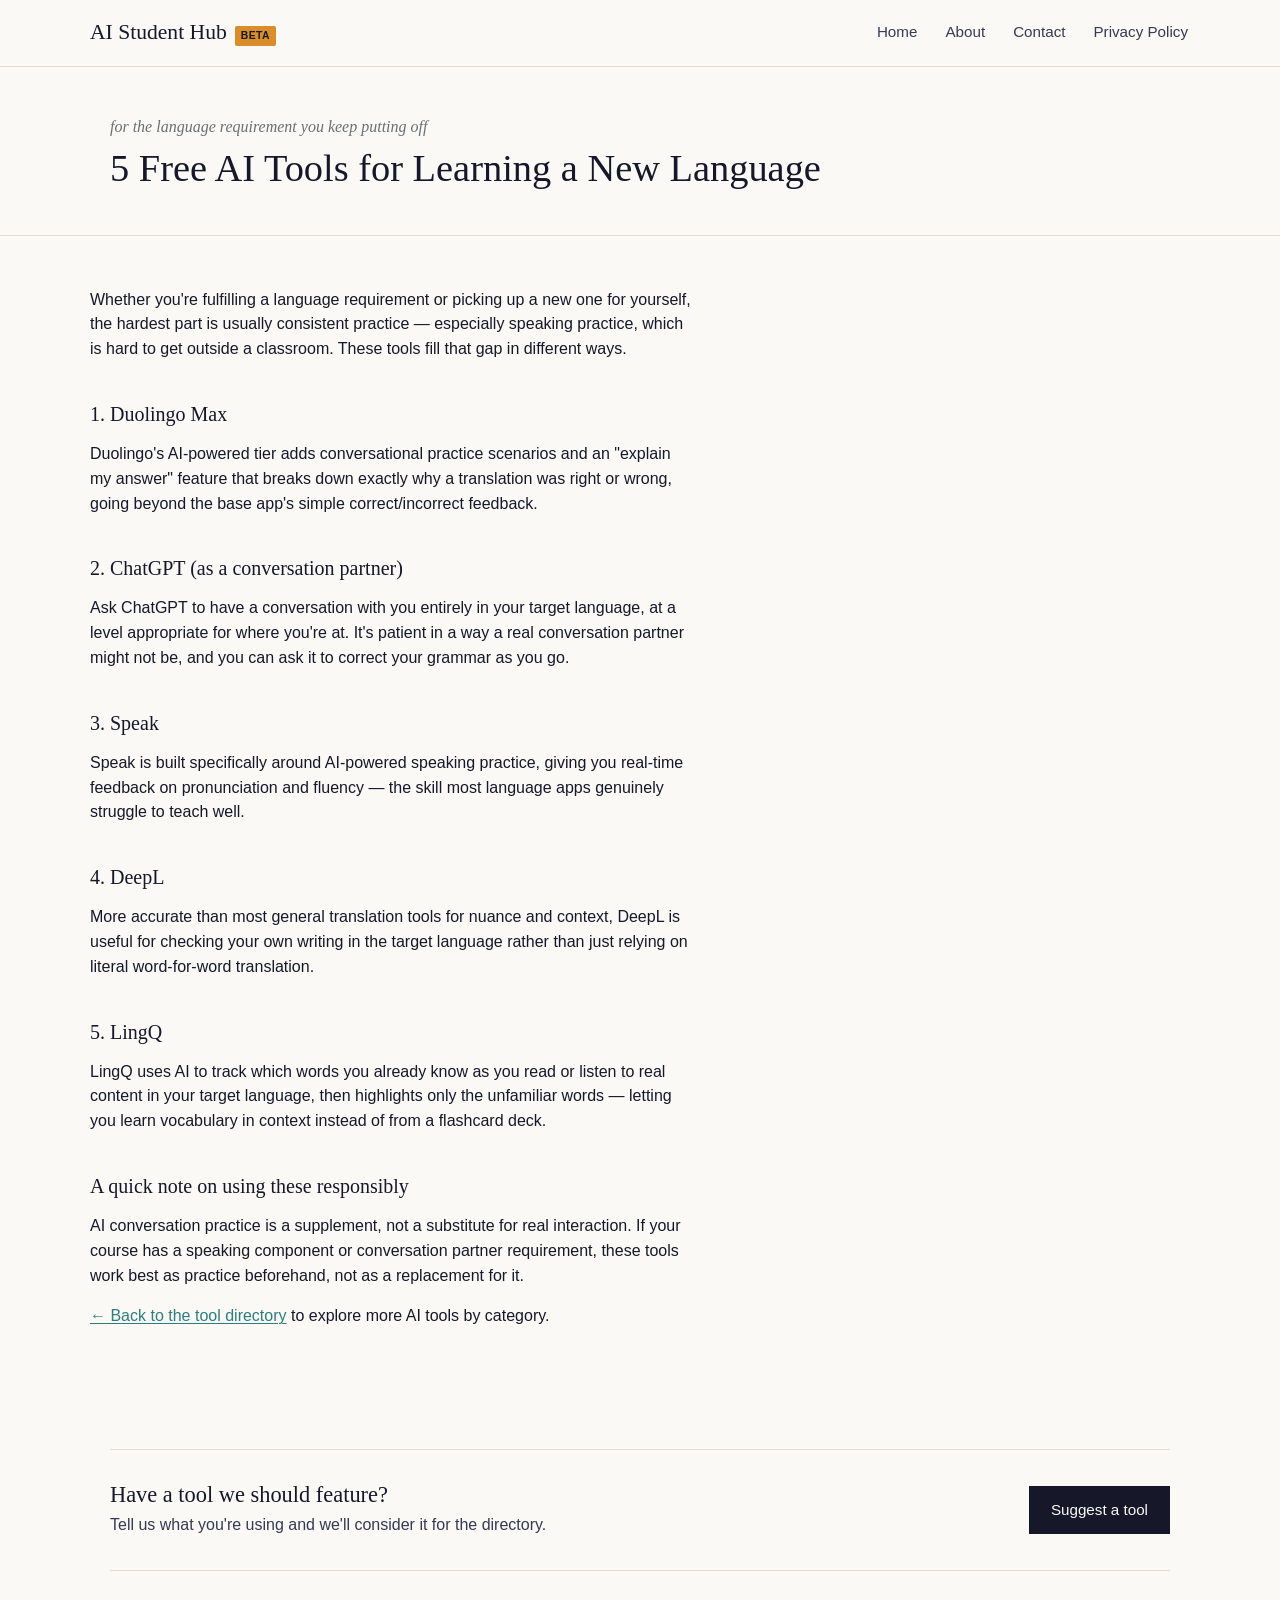
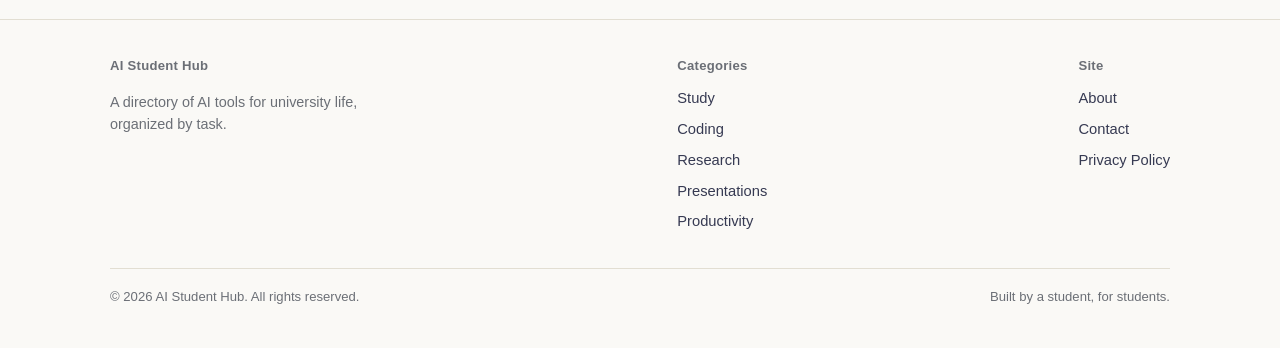
<file: articles/best-ai-tools-for-learning-a-language.html>
<!DOCTYPE html>
<html lang="en">
<head>
<meta charset="UTF-8">
<meta name="viewport" content="width=device-width, initial-scale=1.0">
<title>5 Free AI Tools for Learning a New Language | AI Student Hub</title>
<meta name="description" content="Whether it's a language requirement or just personal interest, these 5 free AI tools help university students practice speaking, writing, and vocabulary faster.">
<meta name="robots" content="index, follow">
<link rel="canonical" href="https://ai-studenthub.github.io/aistudenthub/articles/best-ai-tools-for-language-learning.html">
<meta property="og:title" content="5 Free AI Tools for Learning a New Language">
<meta property="og:description" content="Practice speaking, writing, and vocabulary faster with these 5 free AI language learning tools.">
<meta property="og:type" content="article">
<link rel="stylesheet" href="../style.css">
</head>
<body>
<a class="skip-link" href="#main">Skip to content</a>

<header class="site-header">
<div class="wrap nav-row">
<a class="brand" href="../index.html">AI Student Hub <span class="brand-mark">BETA</span></a>
<button class="nav-toggle" aria-label="Open menu" aria-expanded="false">
<span></span><span></span><span></span>
</button>
<nav class="main-nav" aria-label="Primary">
<a href="../index.html">Home</a>
<a href="../about.html">About</a>
<a href="../contact.html">Contact</a>
<a href="../privacy.html">Privacy Policy</a>
</nav>
</div>
</header>

<main id="main">

<section class="page-header">
<div class="wrap">
<p class="eyebrow-note">for the language requirement you keep putting off</p>
<h1>5 Free AI Tools for Learning a New Language</h1>
</div>
</section>

<section class="page-content wrap">

<p>Whether you're fulfilling a language requirement or picking up a new one for yourself, the hardest part is usually consistent practice — especially speaking practice, which is hard to get outside a classroom. These tools fill that gap in different ways.</p>

<h2>1. Duolingo Max</h2>
<p>Duolingo's AI-powered tier adds conversational practice scenarios and an "explain my answer" feature that breaks down exactly why a translation was right or wrong, going beyond the base app's simple correct/incorrect feedback.</p>

<h2>2. ChatGPT (as a conversation partner)</h2>
<p>Ask ChatGPT to have a conversation with you entirely in your target language, at a level appropriate for where you're at. It's patient in a way a real conversation partner might not be, and you can ask it to correct your grammar as you go.</p>

<h2>3. Speak</h2>
<p>Speak is built specifically around AI-powered speaking practice, giving you real-time feedback on pronunciation and fluency — the skill most language apps genuinely struggle to teach well.</p>

<h2>4. DeepL</h2>
<p>More accurate than most general translation tools for nuance and context, DeepL is useful for checking your own writing in the target language rather than just relying on literal word-for-word translation.</p>

<h2>5. LingQ</h2>
<p>LingQ uses AI to track which words you already know as you read or listen to real content in your target language, then highlights only the unfamiliar words — letting you learn vocabulary in context instead of from a flashcard deck.</p>

<h2>A quick note on using these responsibly</h2>
<p>AI conversation practice is a supplement, not a substitute for real interaction. If your course has a speaking component or conversation partner requirement, these tools work best as practice beforehand, not as a replacement for it.</p>

<p><a href="../index.html">&larr; Back to the tool directory</a> to explore more AI tools by category.</p>

</section>

<section class="wrap">
<div class="callout">
<div>
<h2>Have a tool we should feature?</h2>
<p>Tell us what you're using and we'll consider it for the directory.</p>
</div>
<a class="btn-primary" href="../contact.html">Suggest a tool</a>
</div>
</section>
</main>

<footer class="site-footer">
<div class="wrap">
<div class="footer-grid">
<div class="footer-col">
<h4>AI Student Hub</h4>
<p class="muted" style="font-size:0.9rem; max-width:32ch;">A directory of AI tools for university life, organized by task.</p>
</div>
<div class="footer-col">
<h4>Categories</h4>
<ul>
<li><a href="../index.html#main">Study</a></li>
<li><a href="../index.html#main">Coding</a></li>
<li><a href="../index.html#main">Research</a></li>
<li><a href="../index.html#main">Presentations</a></li>
<li><a href="../index.html#main">Productivity</a></li>
</ul>
</div>
<div class="footer-col">
<h4>Site</h4>
<ul>
<li><a href="../about.html">About</a></li>
<li><a href="../contact.html">Contact</a></li>
<li><a href="../privacy.html">Privacy Policy</a></li>
</ul>
</div>
</div>
<div class="footer-bottom">
<span>&copy; <span id="year"></span> AI Student Hub. All rights reserved.</span>
<span>Built by a student, for students.</span>
</div>
</div>
</footer>

<script>document.getElementById("year").textContent = new Date().getFullYear();</script>
<script src="../script.js"></script>
</body>
</html>
</file>
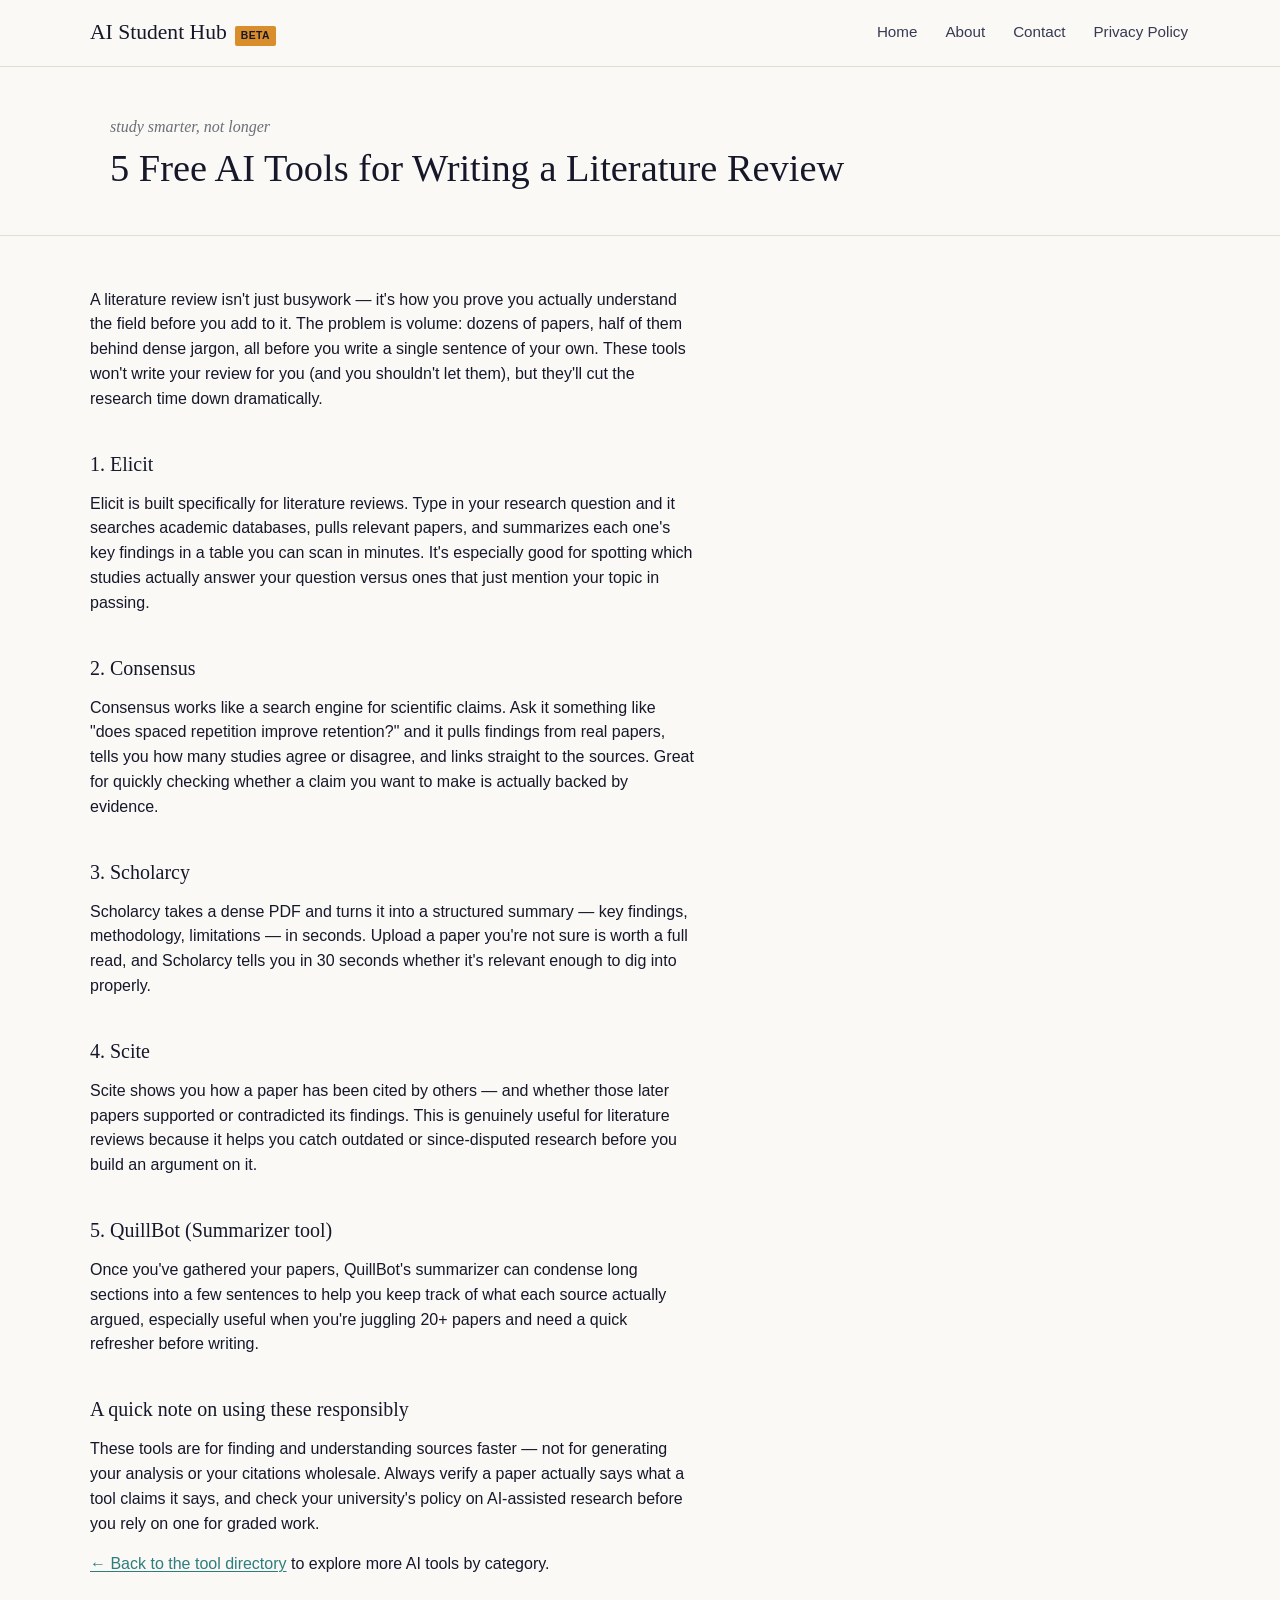
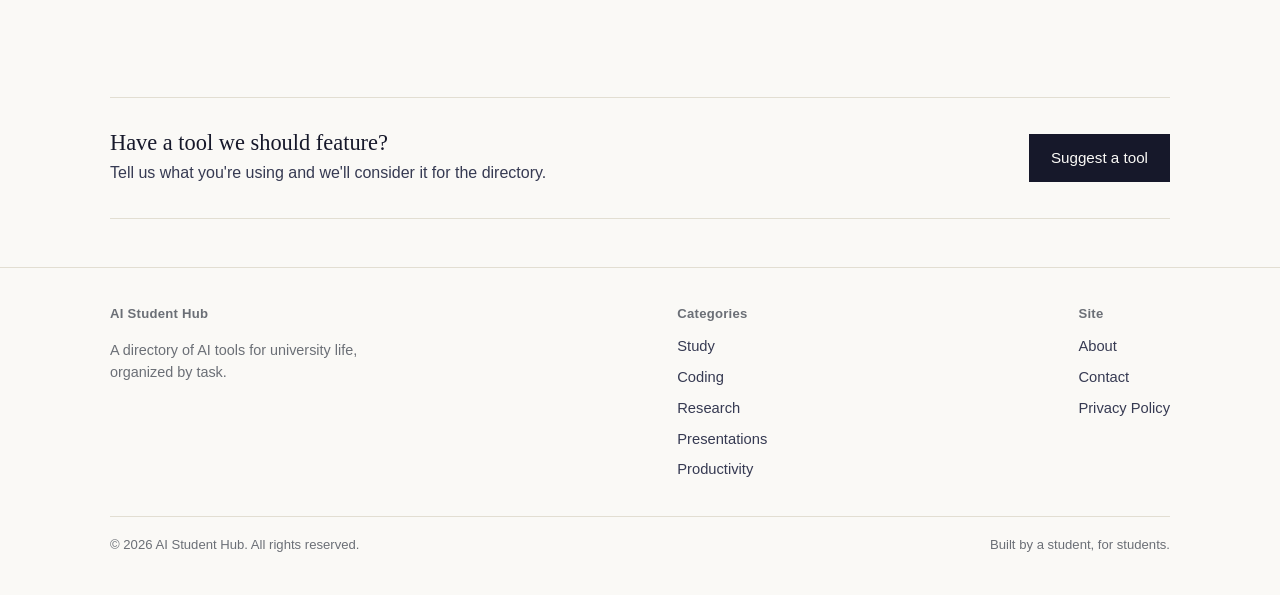
<file: articles/best-ai-tools-for-literature-reviews.html>
<!DOCTYPE html>
<html lang="en">
<head>
<meta charset="UTF-8">
<meta name="viewport" content="width=device-width, initial-scale=1.0">
<title>5 Free AI Tools for Writing a Literature Review | AI Student Hub</title>
<meta name="description" content="Struggling to get through your reading list? These 5 free AI tools help university students find, summarize, and organize research papers faster.">
<meta name="robots" content="index, follow">
<link rel="canonical" href="https://ai-studenthub.github.io/aistudenthub/articles/best-ai-tools-for-literature-reviews.html">
<meta property="og:title" content="5 Free AI Tools for Writing a Literature Review">
<meta property="og:description" content="Struggling to get through your reading list? These 5 free AI tools help you find, summarize, and organize research papers faster.">
<meta property="og:type" content="article">
<link rel="stylesheet" href="../style.css">
</head>
<body>
<a class="skip-link" href="#main">Skip to content</a>

<header class="site-header">
<div class="wrap nav-row">
<a class="brand" href="../index.html">AI Student Hub <span class="brand-mark">BETA</span></a>
<button class="nav-toggle" aria-label="Open menu" aria-expanded="false">
<span></span><span></span><span></span>
</button>
<nav class="main-nav" aria-label="Primary">
<a href="../index.html">Home</a>
<a href="../about.html">About</a>
<a href="../contact.html">Contact</a>
<a href="../privacy.html">Privacy Policy</a>
</nav>
</div>
</header>

<main id="main">

<section class="page-header">
<div class="wrap">
<p class="eyebrow-note">study smarter, not longer</p>
<h1>5 Free AI Tools for Writing a Literature Review</h1>
</div>
</section>

<section class="page-content wrap">

<p>A literature review isn't just busywork — it's how you prove you actually understand the field before you add to it. The problem is volume: dozens of papers, half of them behind dense jargon, all before you write a single sentence of your own. These tools won't write your review for you (and you shouldn't let them), but they'll cut the research time down dramatically.</p>

<h2>1. Elicit</h2>
<p>Elicit is built specifically for literature reviews. Type in your research question and it searches academic databases, pulls relevant papers, and summarizes each one's key findings in a table you can scan in minutes. It's especially good for spotting which studies actually answer your question versus ones that just mention your topic in passing.</p>

<h2>2. Consensus</h2>
<p>Consensus works like a search engine for scientific claims. Ask it something like "does spaced repetition improve retention?" and it pulls findings from real papers, tells you how many studies agree or disagree, and links straight to the sources. Great for quickly checking whether a claim you want to make is actually backed by evidence.</p>

<h2>3. Scholarcy</h2>
<p>Scholarcy takes a dense PDF and turns it into a structured summary — key findings, methodology, limitations — in seconds. Upload a paper you're not sure is worth a full read, and Scholarcy tells you in 30 seconds whether it's relevant enough to dig into properly.</p>

<h2>4. Scite</h2>
<p>Scite shows you how a paper has been cited by others — and whether those later papers supported or contradicted its findings. This is genuinely useful for literature reviews because it helps you catch outdated or since-disputed research before you build an argument on it.</p>

<h2>5. QuillBot (Summarizer tool)</h2>
<p>Once you've gathered your papers, QuillBot's summarizer can condense long sections into a few sentences to help you keep track of what each source actually argued, especially useful when you're juggling 20+ papers and need a quick refresher before writing.</p>

<h2>A quick note on using these responsibly</h2>
<p>These tools are for finding and understanding sources faster — not for generating your analysis or your citations wholesale. Always verify a paper actually says what a tool claims it says, and check your university's policy on AI-assisted research before you rely on one for graded work.</p>

<p><a href="../index.html">&larr; Back to the tool directory</a> to explore more AI tools by category.</p>

</section>

<section class="wrap">
<div class="callout">
<div>
<h2>Have a tool we should feature?</h2>
<p>Tell us what you're using and we'll consider it for the directory.</p>
</div>
<a class="btn-primary" href="../contact.html">Suggest a tool</a>
</div>
</section>
</main>

<footer class="site-footer">
<div class="wrap">
<div class="footer-grid">
<div class="footer-col">
<h4>AI Student Hub</h4>
<p class="muted" style="font-size:0.9rem; max-width:32ch;">A directory of AI tools for university life, organized by task.</p>
</div>
<div class="footer-col">
<h4>Categories</h4>
<ul>
<li><a href="../index.html#main">Study</a></li>
<li><a href="../index.html#main">Coding</a></li>
<li><a href="../index.html#main">Research</a></li>
<li><a href="../index.html#main">Presentations</a></li>
<li><a href="../index.html#main">Productivity</a></li>
</ul>
</div>
<div class="footer-col">
<h4>Site</h4>
<ul>
<li><a href="../about.html">About</a></li>
<li><a href="../contact.html">Contact</a></li>
<li><a href="../privacy.html">Privacy Policy</a></li>
</ul>
</div>
</div>
<div class="footer-bottom">
<span>&copy; <span id="year"></span> AI Student Hub. All rights reserved.</span>
<span>Built by a student, for students.</span>
</div>
</div>
</footer>

<script>document.getElementById("year").textContent = new Date().getFullYear();</script>
<script src="../script.js"></script>
</body>
</html>
</file>
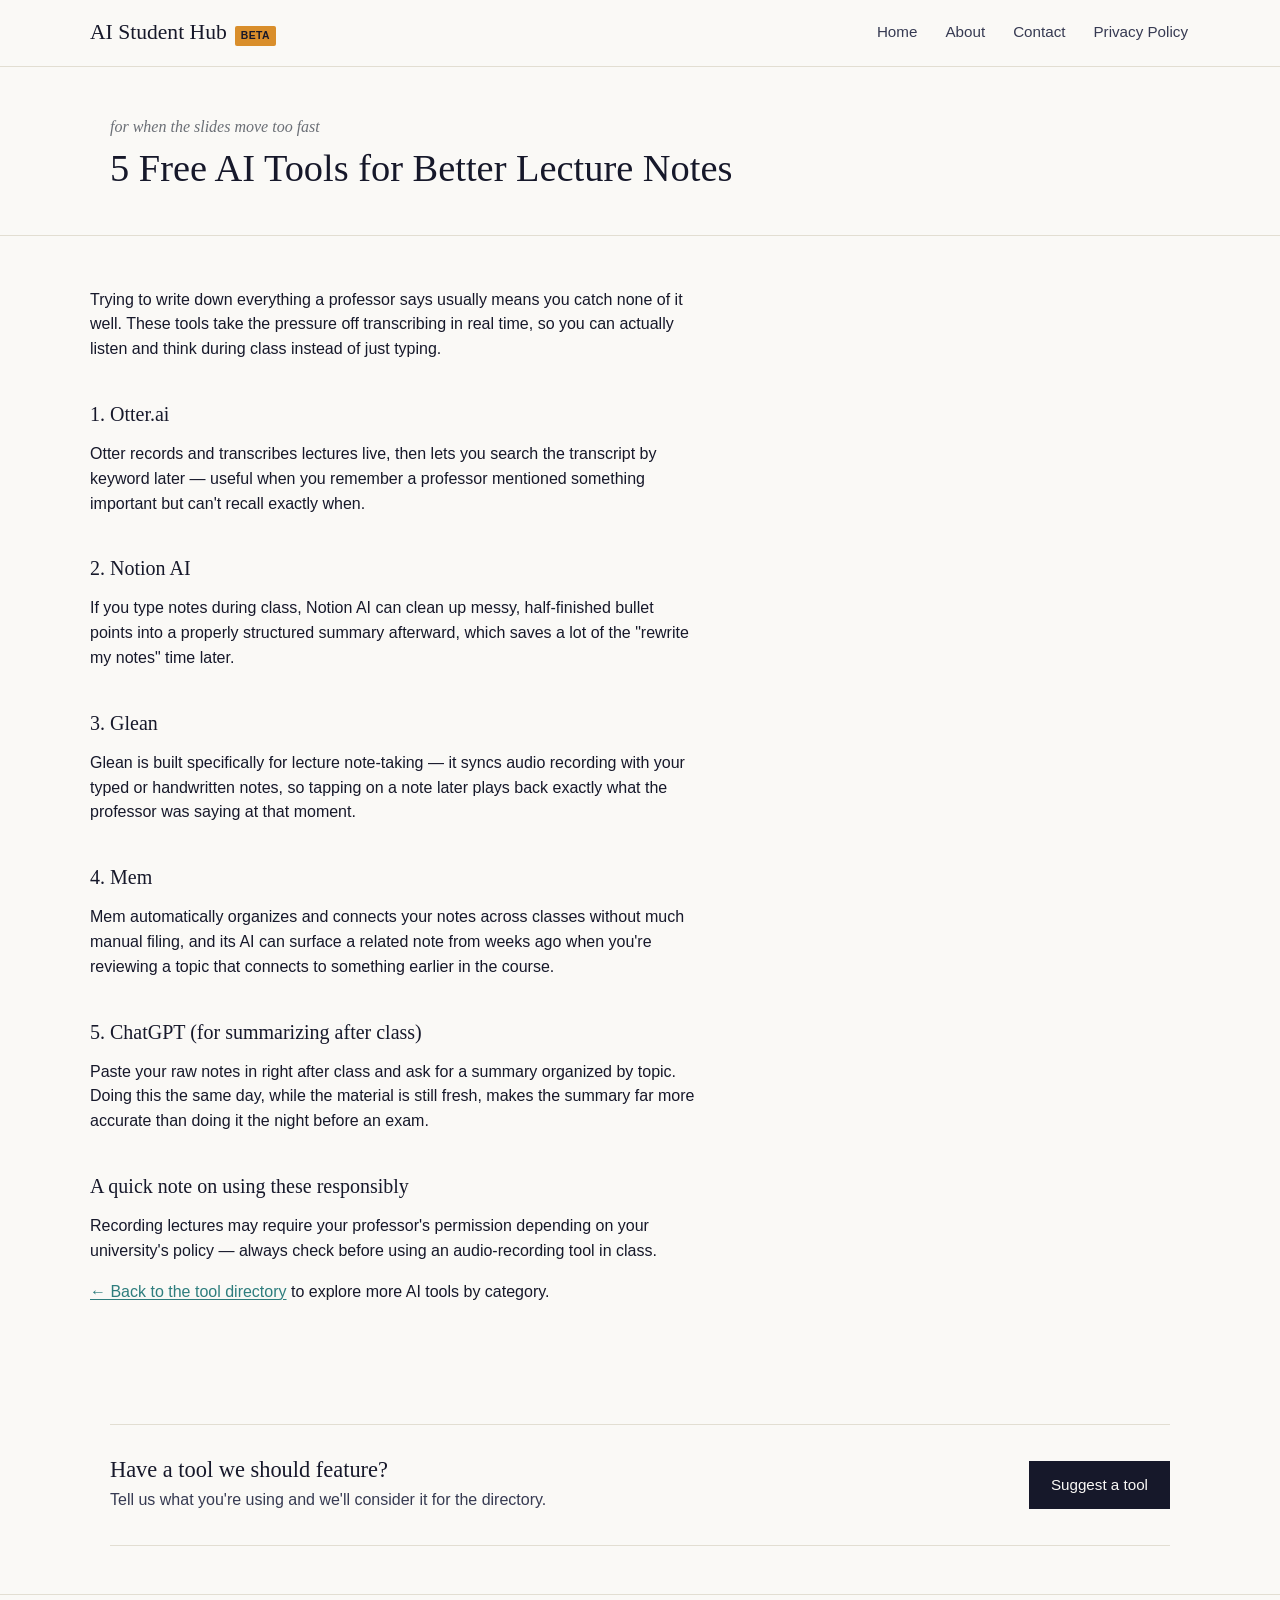
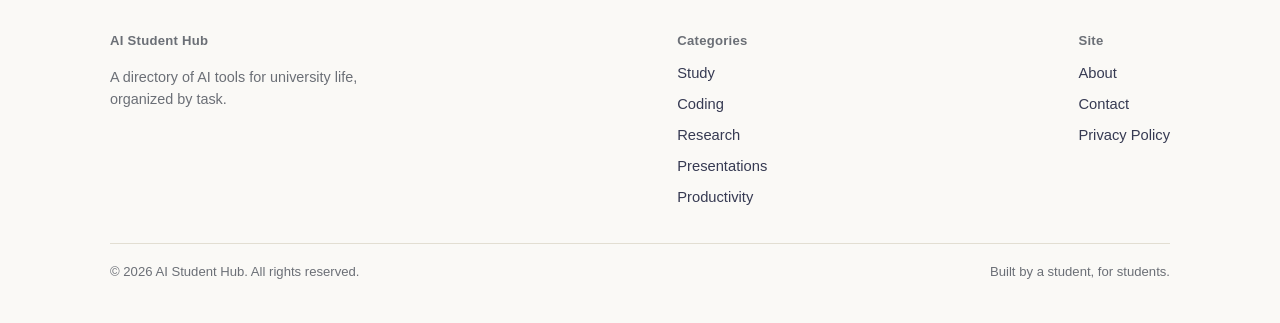
<file: articles/best-ai-tools-for-note-taking.html>
<!DOCTYPE html>
<html lang="en">
<head>
<meta charset="UTF-8">
<meta name="viewport" content="width=device-width, initial-scale=1.0">
<title>5 Free AI Tools for Better Lecture Notes | AI Student Hub</title>
<meta name="description" content="Stop trying to write down every word the professor says. These 5 free AI tools help university students capture, organize, and review lecture notes better.">
<meta name="robots" content="index, follow">
<link rel="canonical" href="https://ai-studenthub.github.io/aistudenthub/articles/best-ai-tools-for-note-taking.html">
<meta property="og:title" content="5 Free AI Tools for Better Lecture Notes">
<meta property="og:description" content="Capture, organize, and review lecture notes better with these 5 free AI tools.">
<meta property="og:type" content="article">
<link rel="stylesheet" href="../style.css">
</head>
<body>
<a class="skip-link" href="#main">Skip to content</a>

<header class="site-header">
<div class="wrap nav-row">
<a class="brand" href="../index.html">AI Student Hub <span class="brand-mark">BETA</span></a>
<button class="nav-toggle" aria-label="Open menu" aria-expanded="false">
<span></span><span></span><span></span>
</button>
<nav class="main-nav" aria-label="Primary">
<a href="../index.html">Home</a>
<a href="../about.html">About</a>
<a href="../contact.html">Contact</a>
<a href="../privacy.html">Privacy Policy</a>
</nav>
</div>
</header>

<main id="main">

<section class="page-header">
<div class="wrap">
<p class="eyebrow-note">for when the slides move too fast</p>
<h1>5 Free AI Tools for Better Lecture Notes</h1>
</div>
</section>

<section class="page-content wrap">

<p>Trying to write down everything a professor says usually means you catch none of it well. These tools take the pressure off transcribing in real time, so you can actually listen and think during class instead of just typing.</p>

<h2>1. Otter.ai</h2>
<p>Otter records and transcribes lectures live, then lets you search the transcript by keyword later — useful when you remember a professor mentioned something important but can't recall exactly when.</p>

<h2>2. Notion AI</h2>
<p>If you type notes during class, Notion AI can clean up messy, half-finished bullet points into a properly structured summary afterward, which saves a lot of the "rewrite my notes" time later.</p>

<h2>3. Glean</h2>
<p>Glean is built specifically for lecture note-taking — it syncs audio recording with your typed or handwritten notes, so tapping on a note later plays back exactly what the professor was saying at that moment.</p>

<h2>4. Mem</h2>
<p>Mem automatically organizes and connects your notes across classes without much manual filing, and its AI can surface a related note from weeks ago when you're reviewing a topic that connects to something earlier in the course.</p>

<h2>5. ChatGPT (for summarizing after class)</h2>
<p>Paste your raw notes in right after class and ask for a summary organized by topic. Doing this the same day, while the material is still fresh, makes the summary far more accurate than doing it the night before an exam.</p>

<h2>A quick note on using these responsibly</h2>
<p>Recording lectures may require your professor's permission depending on your university's policy — always check before using an audio-recording tool in class.</p>

<p><a href="../index.html">&larr; Back to the tool directory</a> to explore more AI tools by category.</p>

</section>

<section class="wrap">
<div class="callout">
<div>
<h2>Have a tool we should feature?</h2>
<p>Tell us what you're using and we'll consider it for the directory.</p>
</div>
<a class="btn-primary" href="../contact.html">Suggest a tool</a>
</div>
</section>
</main>

<footer class="site-footer">
<div class="wrap">
<div class="footer-grid">
<div class="footer-col">
<h4>AI Student Hub</h4>
<p class="muted" style="font-size:0.9rem; max-width:32ch;">A directory of AI tools for university life, organized by task.</p>
</div>
<div class="footer-col">
<h4>Categories</h4>
<ul>
<li><a href="../index.html#main">Study</a></li>
<li><a href="../index.html#main">Coding</a></li>
<li><a href="../index.html#main">Research</a></li>
<li><a href="../index.html#main">Presentations</a></li>
<li><a href="../index.html#main">Productivity</a></li>
</ul>
</div>
<div class="footer-col">
<h4>Site</h4>
<ul>
<li><a href="../about.html">About</a></li>
<li><a href="../contact.html">Contact</a></li>
<li><a href="../privacy.html">Privacy Policy</a></li>
</ul>
</div>
</div>
<div class="footer-bottom">
<span>&copy; <span id="year"></span> AI Student Hub. All rights reserved.</span>
<span>Built by a student, for students.</span>
</div>
</div>
</footer>

<script>document.getElementById("year").textContent = new Date().getFullYear();</script>
<script src="../script.js"></script>
</body>
</html>
</file>
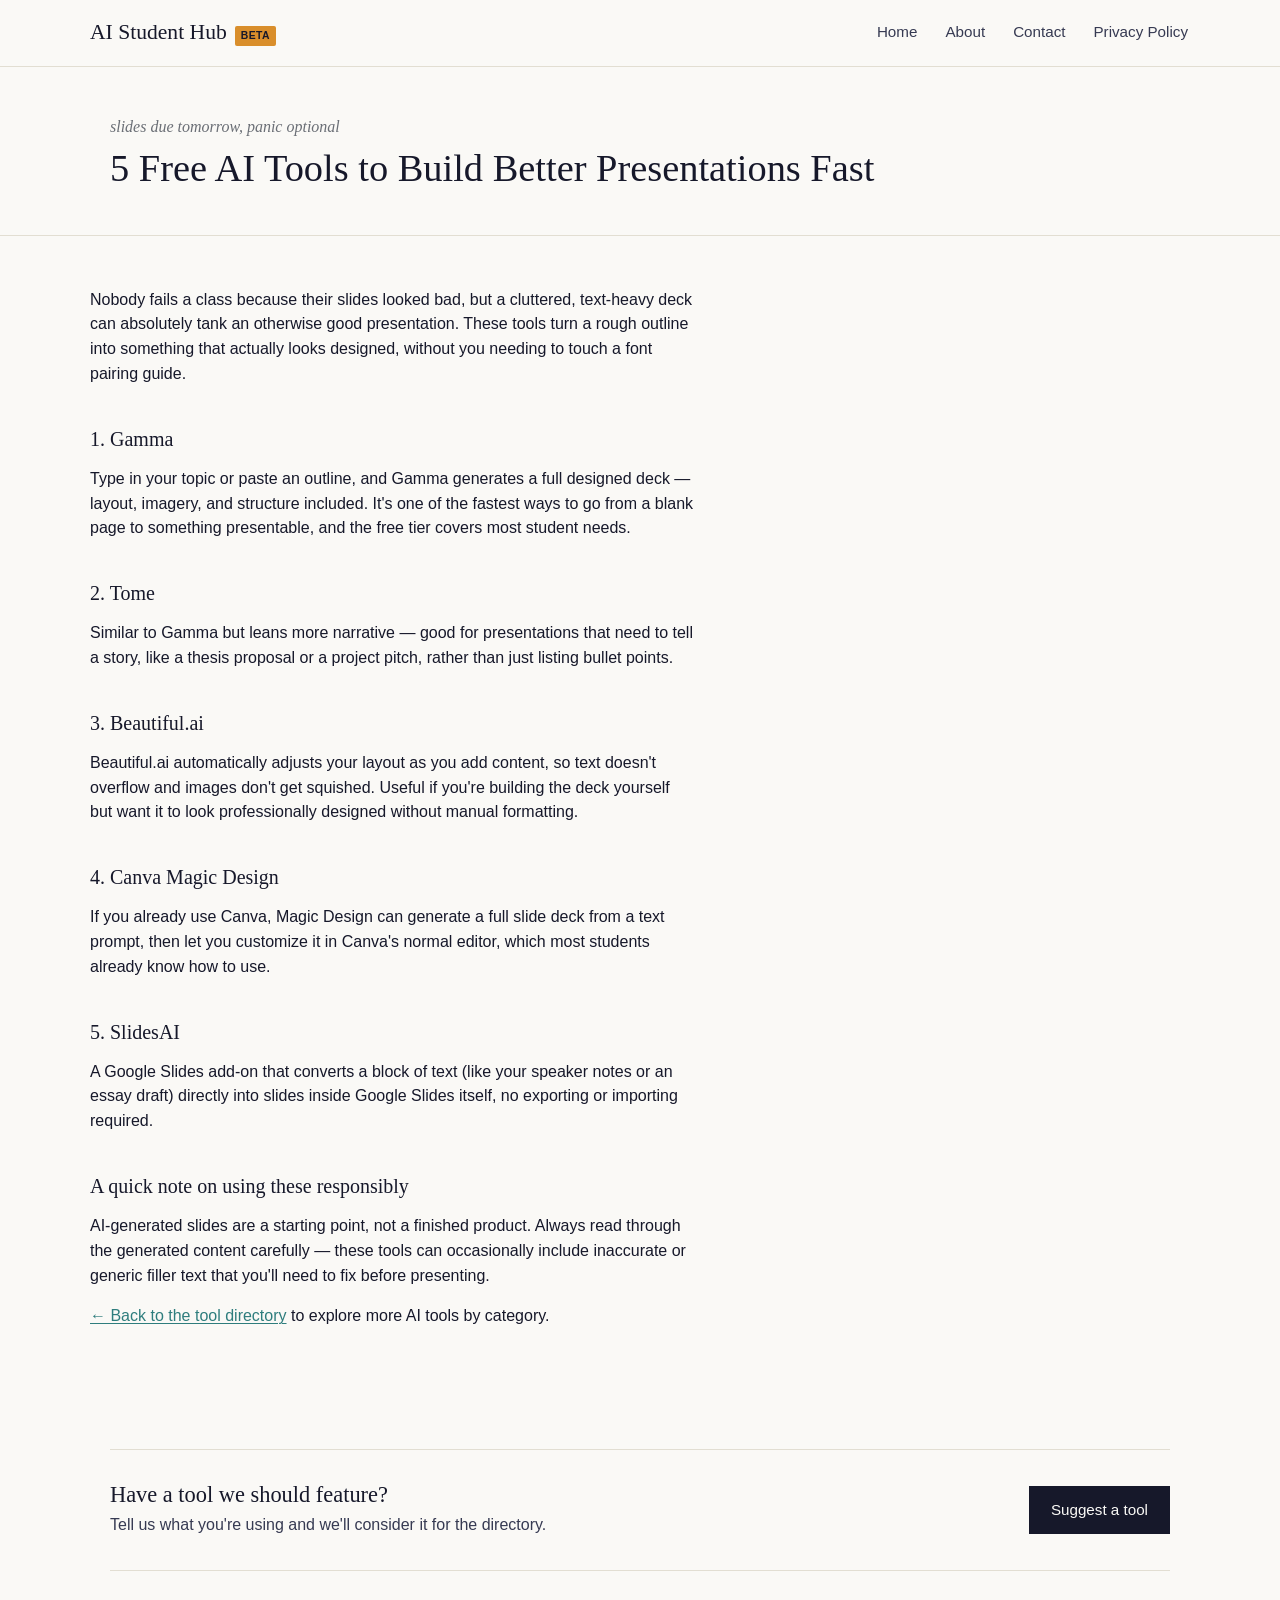
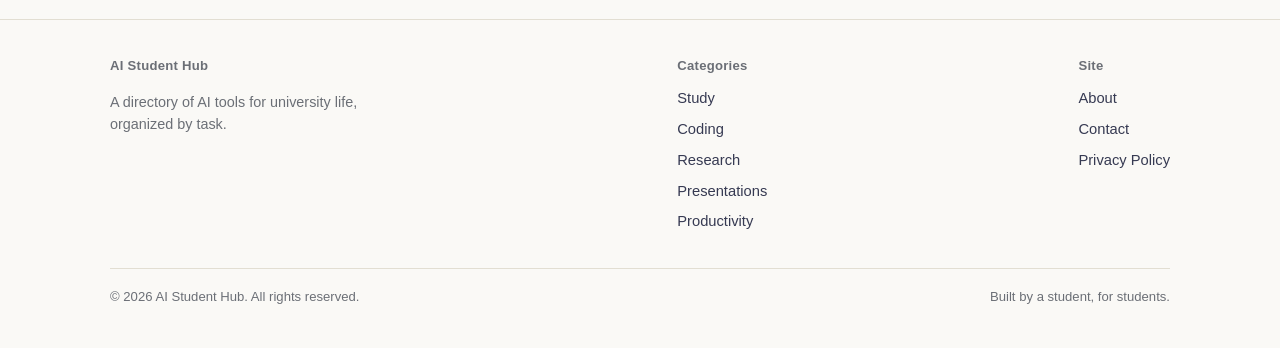
<file: articles/best-ai-tools-for-presentation.html>
<!DOCTYPE html>
<html lang="en">
<head>
<meta charset="UTF-8">
<meta name="viewport" content="width=device-width, initial-scale=1.0">
<title>5 Free AI Tools to Build Better Presentations Fast | AI Student Hub</title>
<meta name="description" content="Turn an outline into designed slides in minutes with these 5 free AI tools for university presentations, group projects, and thesis defenses.">
<meta name="robots" content="index, follow">
<link rel="canonical" href="https://ai-studenthub.github.io/aistudenthub/articles/best-ai-tools-for-presentations.html">
<meta property="og:title" content="5 Free AI Tools to Build Better Presentations Fast">
<meta property="og:description" content="Turn an outline into designed slides in minutes with these 5 free AI presentation tools.">
<meta property="og:type" content="article">
<link rel="stylesheet" href="../style.css">
</head>
<body>
<a class="skip-link" href="#main">Skip to content</a>

<header class="site-header">
<div class="wrap nav-row">
<a class="brand" href="../index.html">AI Student Hub <span class="brand-mark">BETA</span></a>
<button class="nav-toggle" aria-label="Open menu" aria-expanded="false">
<span></span><span></span><span></span>
</button>
<nav class="main-nav" aria-label="Primary">
<a href="../index.html">Home</a>
<a href="../about.html">About</a>
<a href="../contact.html">Contact</a>
<a href="../privacy.html">Privacy Policy</a>
</nav>
</div>
</header>

<main id="main">

<section class="page-header">
<div class="wrap">
<p class="eyebrow-note">slides due tomorrow, panic optional</p>
<h1>5 Free AI Tools to Build Better Presentations Fast</h1>
</div>
</section>

<section class="page-content wrap">

<p>Nobody fails a class because their slides looked bad, but a cluttered, text-heavy deck can absolutely tank an otherwise good presentation. These tools turn a rough outline into something that actually looks designed, without you needing to touch a font pairing guide.</p>

<h2>1. Gamma</h2>
<p>Type in your topic or paste an outline, and Gamma generates a full designed deck — layout, imagery, and structure included. It's one of the fastest ways to go from a blank page to something presentable, and the free tier covers most student needs.</p>

<h2>2. Tome</h2>
<p>Similar to Gamma but leans more narrative — good for presentations that need to tell a story, like a thesis proposal or a project pitch, rather than just listing bullet points.</p>

<h2>3. Beautiful.ai</h2>
<p>Beautiful.ai automatically adjusts your layout as you add content, so text doesn't overflow and images don't get squished. Useful if you're building the deck yourself but want it to look professionally designed without manual formatting.</p>

<h2>4. Canva Magic Design</h2>
<p>If you already use Canva, Magic Design can generate a full slide deck from a text prompt, then let you customize it in Canva's normal editor, which most students already know how to use.</p>

<h2>5. SlidesAI</h2>
<p>A Google Slides add-on that converts a block of text (like your speaker notes or an essay draft) directly into slides inside Google Slides itself, no exporting or importing required.</p>

<h2>A quick note on using these responsibly</h2>
<p>AI-generated slides are a starting point, not a finished product. Always read through the generated content carefully — these tools can occasionally include inaccurate or generic filler text that you'll need to fix before presenting.</p>

<p><a href="../index.html">&larr; Back to the tool directory</a> to explore more AI tools by category.</p>

</section>

<section class="wrap">
<div class="callout">
<div>
<h2>Have a tool we should feature?</h2>
<p>Tell us what you're using and we'll consider it for the directory.</p>
</div>
<a class="btn-primary" href="../contact.html">Suggest a tool</a>
</div>
</section>
</main>

<footer class="site-footer">
<div class="wrap">
<div class="footer-grid">
<div class="footer-col">
<h4>AI Student Hub</h4>
<p class="muted" style="font-size:0.9rem; max-width:32ch;">A directory of AI tools for university life, organized by task.</p>
</div>
<div class="footer-col">
<h4>Categories</h4>
<ul>
<li><a href="../index.html#main">Study</a></li>
<li><a href="../index.html#main">Coding</a></li>
<li><a href="../index.html#main">Research</a></li>
<li><a href="../index.html#main">Presentations</a></li>
<li><a href="../index.html#main">Productivity</a></li>
</ul>
</div>
<div class="footer-col">
<h4>Site</h4>
<ul>
<li><a href="../about.html">About</a></li>
<li><a href="../contact.html">Contact</a></li>
<li><a href="../privacy.html">Privacy Policy</a></li>
</ul>
</div>
</div>
<div class="footer-bottom">
<span>&copy; <span id="year"></span> AI Student Hub. All rights reserved.</span>
<span>Built by a student, for students.</span>
</div>
</div>
</footer>

<script>document.getElementById("year").textContent = new Date().getFullYear();</script>
<script src="../script.js"></script>
</body>
</html>
</file>
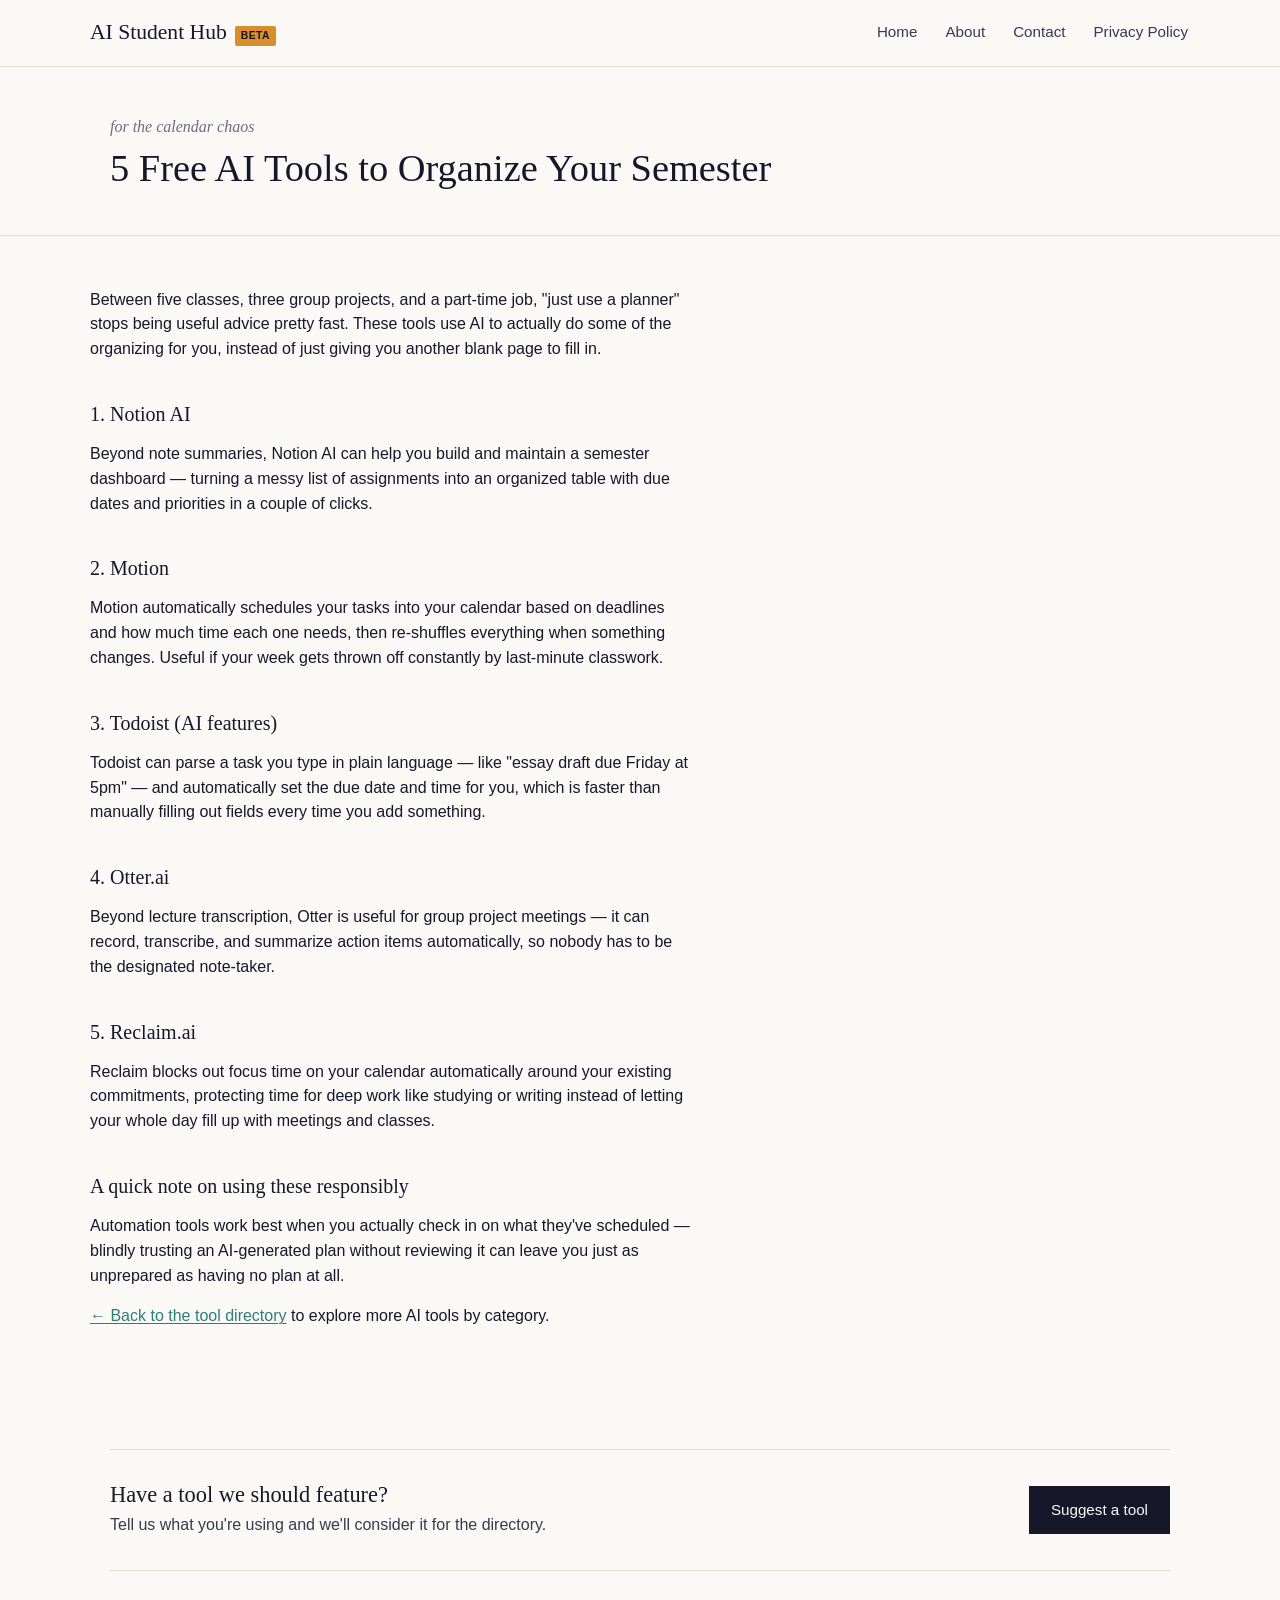
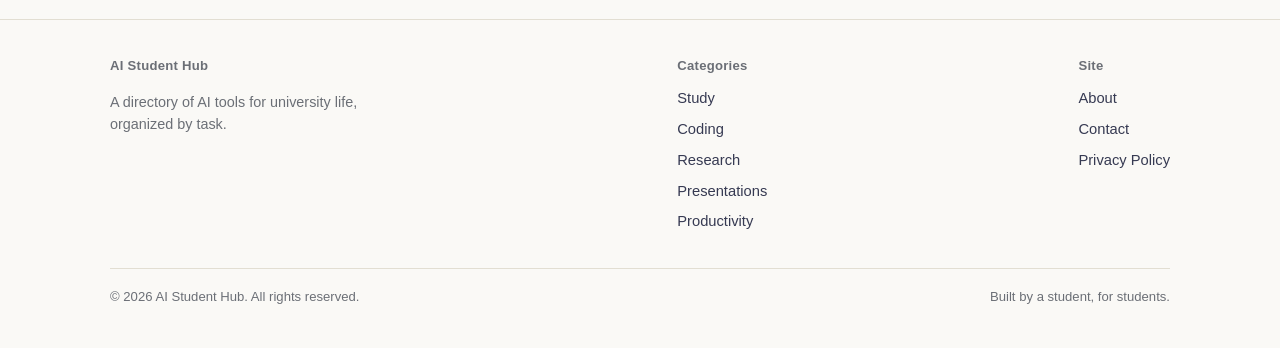
<file: articles/best-ai-tools-for-productivity.html>
<!DOCTYPE html>
<html lang="en">
<head>
<meta charset="UTF-8">
<meta name="viewport" content="width=device-width, initial-scale=1.0">
<title>5 Free AI Tools to Organize Your Semester | AI Student Hub</title>
<meta name="description" content="Stop missing deadlines and juggling five different apps. These 5 free AI tools help university students plan their week, manage assignments, and stay on top of their semester.">
<meta name="robots" content="index, follow">
<link rel="canonical" href="https://ai-studenthub.github.io/aistudenthub/articles/best-ai-tools-for-productivity.html">
<meta property="og:title" content="5 Free AI Tools to Organize Your Semester">
<meta property="og:description" content="Stop missing deadlines with these 5 free AI productivity tools for students.">
<meta property="og:type" content="article">
<link rel="stylesheet" href="../style.css">
</head>
<body>
<a class="skip-link" href="#main">Skip to content</a>

<header class="site-header">
<div class="wrap nav-row">
<a class="brand" href="../index.html">AI Student Hub <span class="brand-mark">BETA</span></a>
<button class="nav-toggle" aria-label="Open menu" aria-expanded="false">
<span></span><span></span><span></span>
</button>
<nav class="main-nav" aria-label="Primary">
<a href="../index.html">Home</a>
<a href="../about.html">About</a>
<a href="../contact.html">Contact</a>
<a href="../privacy.html">Privacy Policy</a>
</nav>
</div>
</header>

<main id="main">

<section class="page-header">
<div class="wrap">
<p class="eyebrow-note">for the calendar chaos</p>
<h1>5 Free AI Tools to Organize Your Semester</h1>
</div>
</section>

<section class="page-content wrap">

<p>Between five classes, three group projects, and a part-time job, "just use a planner" stops being useful advice pretty fast. These tools use AI to actually do some of the organizing for you, instead of just giving you another blank page to fill in.</p>

<h2>1. Notion AI</h2>
<p>Beyond note summaries, Notion AI can help you build and maintain a semester dashboard — turning a messy list of assignments into an organized table with due dates and priorities in a couple of clicks.</p>

<h2>2. Motion</h2>
<p>Motion automatically schedules your tasks into your calendar based on deadlines and how much time each one needs, then re-shuffles everything when something changes. Useful if your week gets thrown off constantly by last-minute classwork.</p>

<h2>3. Todoist (AI features)</h2>
<p>Todoist can parse a task you type in plain language — like "essay draft due Friday at 5pm" — and automatically set the due date and time for you, which is faster than manually filling out fields every time you add something.</p>

<h2>4. Otter.ai</h2>
<p>Beyond lecture transcription, Otter is useful for group project meetings — it can record, transcribe, and summarize action items automatically, so nobody has to be the designated note-taker.</p>

<h2>5. Reclaim.ai</h2>
<p>Reclaim blocks out focus time on your calendar automatically around your existing commitments, protecting time for deep work like studying or writing instead of letting your whole day fill up with meetings and classes.</p>

<h2>A quick note on using these responsibly</h2>
<p>Automation tools work best when you actually check in on what they've scheduled — blindly trusting an AI-generated plan without reviewing it can leave you just as unprepared as having no plan at all.</p>

<p><a href="../index.html">&larr; Back to the tool directory</a> to explore more AI tools by category.</p>

</section>

<section class="wrap">
<div class="callout">
<div>
<h2>Have a tool we should feature?</h2>
<p>Tell us what you're using and we'll consider it for the directory.</p>
</div>
<a class="btn-primary" href="../contact.html">Suggest a tool</a>
</div>
</section>
</main>

<footer class="site-footer">
<div class="wrap">
<div class="footer-grid">
<div class="footer-col">
<h4>AI Student Hub</h4>
<p class="muted" style="font-size:0.9rem; max-width:32ch;">A directory of AI tools for university life, organized by task.</p>
</div>
<div class="footer-col">
<h4>Categories</h4>
<ul>
<li><a href="../index.html#main">Study</a></li>
<li><a href="../index.html#main">Coding</a></li>
<li><a href="../index.html#main">Research</a></li>
<li><a href="../index.html#main">Presentations</a></li>
<li><a href="../index.html#main">Productivity</a></li>
</ul>
</div>
<div class="footer-col">
<h4>Site</h4>
<ul>
<li><a href="../about.html">About</a></li>
<li><a href="../contact.html">Contact</a></li>
<li><a href="../privacy.html">Privacy Policy</a></li>
</ul>
</div>
</div>
<div class="footer-bottom">
<span>&copy; <span id="year"></span> AI Student Hub. All rights reserved.</span>
<span>Built by a student, for students.</span>
</div>
</div>
</footer>

<script>document.getElementById("year").textContent = new Date().getFullYear();</script>
<script src="../script.js"></script>
</body>
</html>
</file>
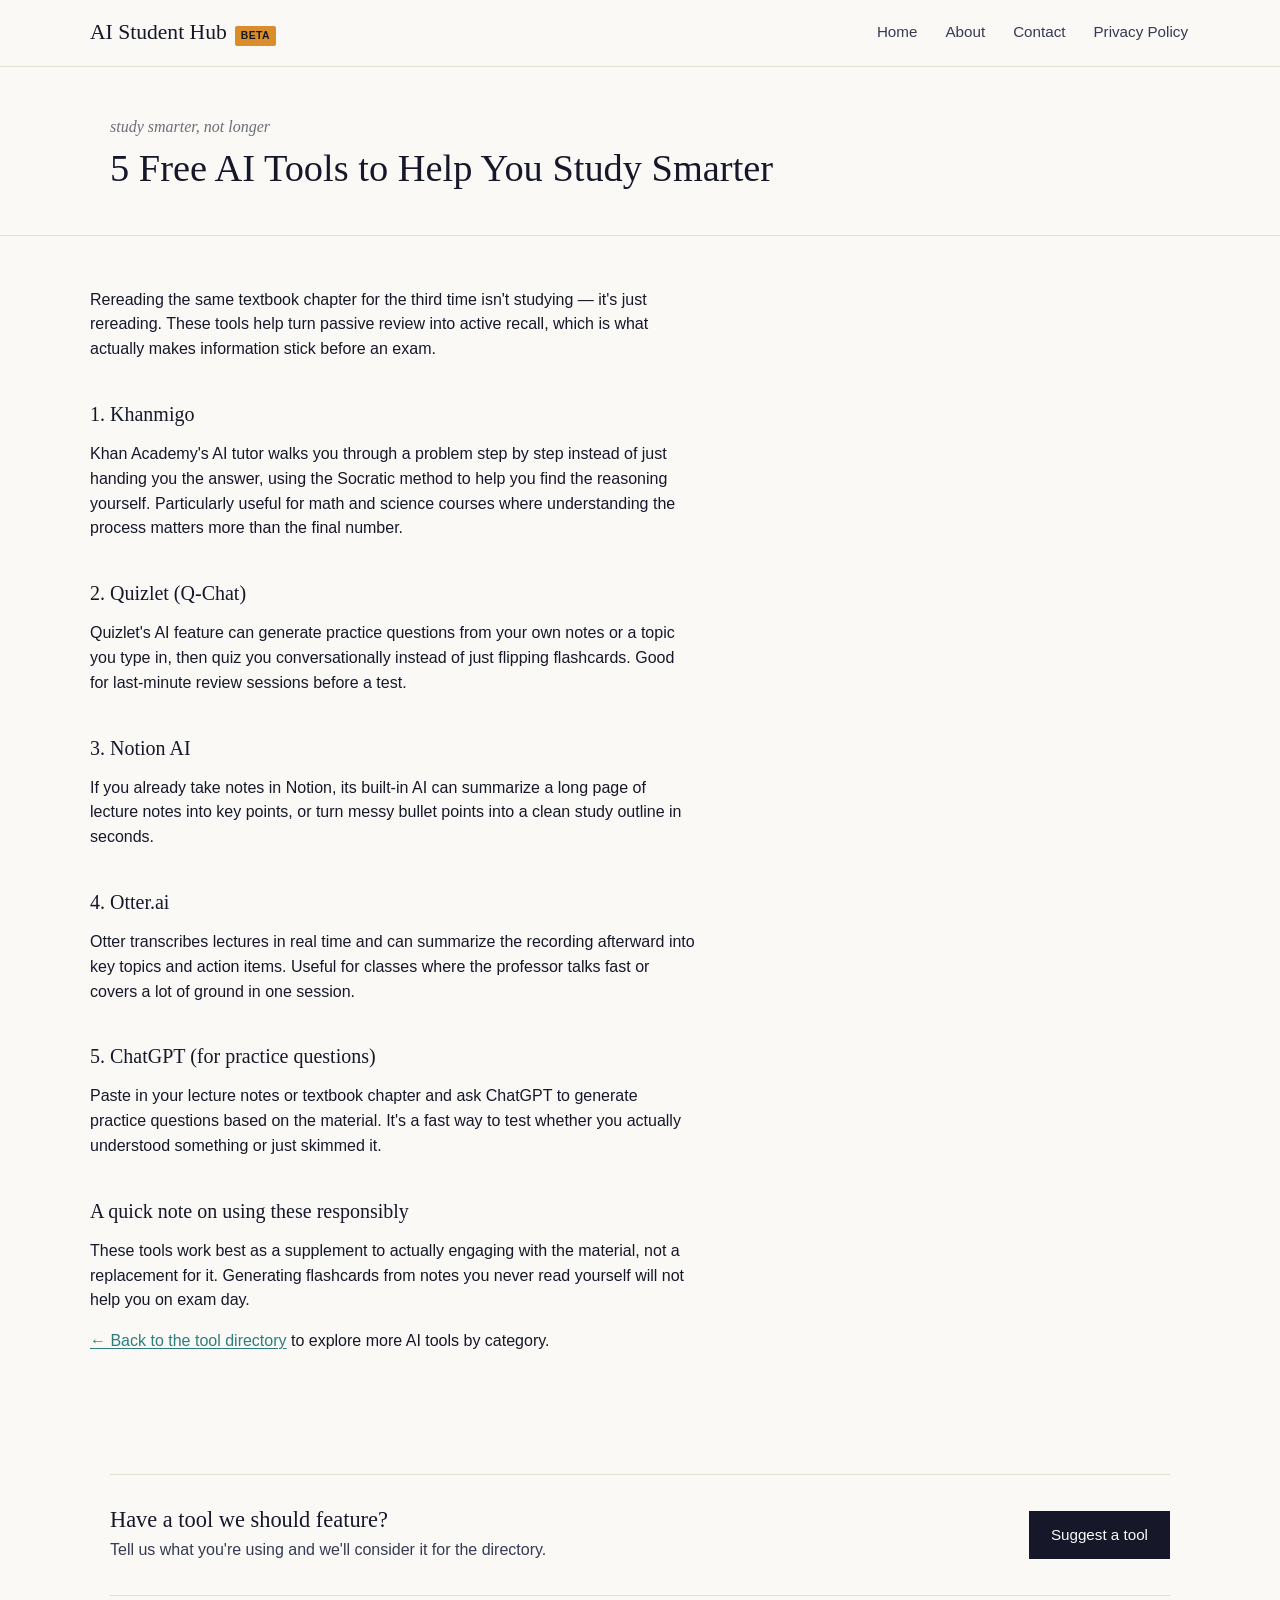
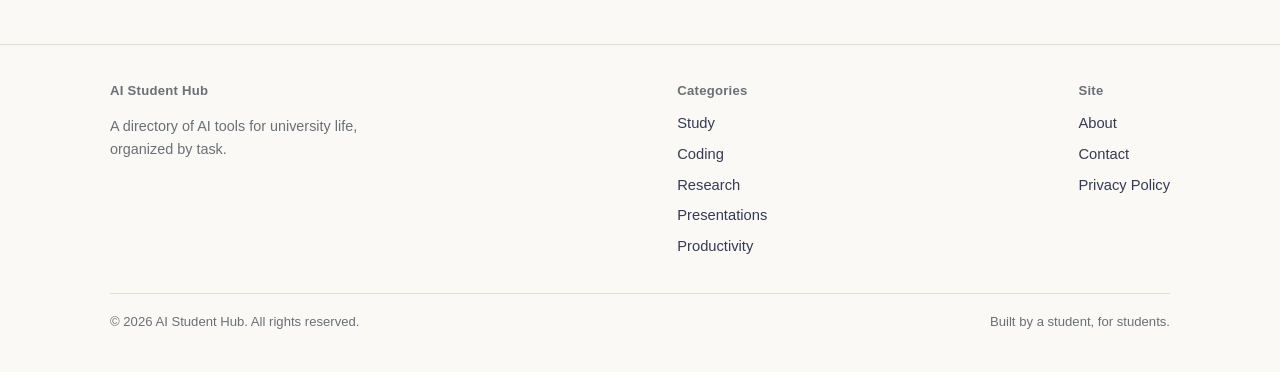
<file: articles/best-ai-tools-for-studying.html>
<!DOCTYPE html>
<html lang="en">
<head>
<meta charset="UTF-8">
<meta name="viewport" content="width=device-width, initial-scale=1.0">
<title>5 Free AI Tools to Help You Study Smarter | AI Student Hub</title>
<meta name="description" content="Turn lecture notes into flashcards, get instant explanations of confusing concepts, and study more efficiently with these 5 free AI tools for students.">
<meta name="robots" content="index, follow">
<link rel="canonical" href="https://ai-studenthub.github.io/aistudenthub/articles/best-ai-tools-for-studying.html">
<meta property="og:title" content="5 Free AI Tools to Help You Study Smarter">
<meta property="og:description" content="Turn lecture notes into flashcards and get instant explanations with these 5 free AI study tools.">
<meta property="og:type" content="article">
<link rel="stylesheet" href="../style.css">
</head>
<body>
<a class="skip-link" href="#main">Skip to content</a>

<header class="site-header">
<div class="wrap nav-row">
<a class="brand" href="../index.html">AI Student Hub <span class="brand-mark">BETA</span></a>
<button class="nav-toggle" aria-label="Open menu" aria-expanded="false">
<span></span><span></span><span></span>
</button>
<nav class="main-nav" aria-label="Primary">
<a href="../index.html">Home</a>
<a href="../about.html">About</a>
<a href="../contact.html">Contact</a>
<a href="../privacy.html">Privacy Policy</a>
</nav>
</div>
</header>

<main id="main">

<section class="page-header">
<div class="wrap">
<p class="eyebrow-note">study smarter, not longer</p>
<h1>5 Free AI Tools to Help You Study Smarter</h1>
</div>
</section>

<section class="page-content wrap">

<p>Rereading the same textbook chapter for the third time isn't studying — it's just rereading. These tools help turn passive review into active recall, which is what actually makes information stick before an exam.</p>

<h2>1. Khanmigo</h2>
<p>Khan Academy's AI tutor walks you through a problem step by step instead of just handing you the answer, using the Socratic method to help you find the reasoning yourself. Particularly useful for math and science courses where understanding the process matters more than the final number.</p>

<h2>2. Quizlet (Q-Chat)</h2>
<p>Quizlet's AI feature can generate practice questions from your own notes or a topic you type in, then quiz you conversationally instead of just flipping flashcards. Good for last-minute review sessions before a test.</p>

<h2>3. Notion AI</h2>
<p>If you already take notes in Notion, its built-in AI can summarize a long page of lecture notes into key points, or turn messy bullet points into a clean study outline in seconds.</p>

<h2>4. Otter.ai</h2>
<p>Otter transcribes lectures in real time and can summarize the recording afterward into key topics and action items. Useful for classes where the professor talks fast or covers a lot of ground in one session.</p>

<h2>5. ChatGPT (for practice questions)</h2>
<p>Paste in your lecture notes or textbook chapter and ask ChatGPT to generate practice questions based on the material. It's a fast way to test whether you actually understood something or just skimmed it.</p>

<h2>A quick note on using these responsibly</h2>
<p>These tools work best as a supplement to actually engaging with the material, not a replacement for it. Generating flashcards from notes you never read yourself will not help you on exam day.</p>

<p><a href="../index.html">&larr; Back to the tool directory</a> to explore more AI tools by category.</p>

</section>

<section class="wrap">
<div class="callout">
<div>
<h2>Have a tool we should feature?</h2>
<p>Tell us what you're using and we'll consider it for the directory.</p>
</div>
<a class="btn-primary" href="../contact.html">Suggest a tool</a>
</div>
</section>
</main>

<footer class="site-footer">
<div class="wrap">
<div class="footer-grid">
<div class="footer-col">
<h4>AI Student Hub</h4>
<p class="muted" style="font-size:0.9rem; max-width:32ch;">A directory of AI tools for university life, organized by task.</p>
</div>
<div class="footer-col">
<h4>Categories</h4>
<ul>
<li><a href="../index.html#main">Study</a></li>
<li><a href="../index.html#main">Coding</a></li>
<li><a href="../index.html#main">Research</a></li>
<li><a href="../index.html#main">Presentations</a></li>
<li><a href="../index.html#main">Productivity</a></li>
</ul>
</div>
<div class="footer-col">
<h4>Site</h4>
<ul>
<li><a href="../about.html">About</a></li>
<li><a href="../contact.html">Contact</a></li>
<li><a href="../privacy.html">Privacy Policy</a></li>
</ul>
</div>
</div>
<div class="footer-bottom">
<span>&copy; <span id="year"></span> AI Student Hub. All rights reserved.</span>
<span>Built by a student, for students.</span>
</div>
</div>
</footer>

<script>document.getElementById("year").textContent = new Date().getFullYear();</script>
<script src="../script.js"></script>
</body>
</html>
</file>
<file: style.css>
/* =========================================================
   AI Student Hub — stylesheet
   Design concept: a library catalog / notebook margin.
   Hairline rules instead of shadows, left accent bars instead
   of colored card backgrounds, tab-style category filters.
   ========================================================= */

:root {
  --ink: #16182a;
  --ink-soft: #363a52;
  --paper: #faf9f6;
  --paper-raised: #ffffff;
  --rule: #e2ded2;
  --rule-strong: #c9c4b3;
  --muted: #6b6f76;
  --amber: #d98e2b;
  --amber-ink: #7a4e0f;
  --teal: #2e7d7d;

  --study: #4c5ef5;
  --coding: #1f7a4c;
  --research: #8e44ad;
  --presentations: #c8641c;
  --productivity: #c22d5c;

  --serif: Georgia, "Iowan Old Style", "Times New Roman", serif;
  --sans: -apple-system, BlinkMacSystemFont, "Segoe UI", Roboto, Helvetica, Arial, sans-serif;

  --max: 1100px;
}

* { box-sizing: border-box; }

html {
  scroll-behavior: smooth;
}

body {
  margin: 0;
  font-family: var(--sans);
  color: var(--ink);
  background: var(--paper);
  line-height: 1.55;
  -webkit-font-smoothing: antialiased;
}

img { max-width: 100%; display: block; }

a {
  color: var(--teal);
  text-decoration-thickness: 1px;
  text-underline-offset: 2px;
}
a:hover { color: var(--amber-ink); }

:focus-visible {
  outline: 2px solid var(--teal);
  outline-offset: 2px;
}

.wrap {
  max-width: var(--max);
  margin: 0 auto;
  padding: 0 20px;
}

h1, h2, h3 {
  font-family: var(--serif);
  line-height: 1.2;
  font-weight: 400;
  margin: 0 0 0.5em;
}

p { max-width: 68ch; }

.muted { color: var(--muted); }

/* -------------------- Skip link -------------------- */
.skip-link {
  position: absolute;
  left: -999px;
  top: 0;
  background: var(--ink);
  color: var(--paper);
  padding: 10px 16px;
  z-index: 200;
}
.skip-link:focus {
  left: 12px;
  top: 12px;
}

/* -------------------- Header / Nav -------------------- */
.site-header {
  border-bottom: 1px solid var(--rule);
  background: var(--paper);
  position: sticky;
  top: 0;
  z-index: 100;
}

.nav-row {
  display: flex;
  align-items: center;
  justify-content: space-between;
  padding: 16px 0;
  gap: 16px;
}

.brand {
  font-family: var(--serif);
  font-size: 1.35rem;
  color: var(--ink);
  text-decoration: none;
  display: flex;
  align-items: baseline;
  gap: 8px;
  white-space: nowrap;
}
.brand:hover { color: var(--ink); }
.brand-mark {
  font-family: var(--sans);
  font-weight: 700;
  font-size: 0.65rem;
  letter-spacing: 0.04em;
  background: var(--amber);
  color: var(--ink);
  padding: 2px 6px;
  border-radius: 2px;
}

.main-nav {
  display: flex;
  align-items: center;
  gap: 24px;
}
.main-nav a {
  color: var(--ink-soft);
  text-decoration: none;
  font-size: 0.95rem;
  padding: 4px 2px;
  border-bottom: 2px solid transparent;
}
.main-nav a:hover,
.main-nav a[aria-current="page"] {
  color: var(--ink);
  border-bottom-color: var(--amber);
}

.nav-toggle {
  display: none;
  background: none;
  border: 1px solid var(--rule-strong);
  border-radius: 3px;
  width: 40px;
  height: 36px;
  cursor: pointer;
  flex-direction: column;
  align-items: center;
  justify-content: center;
  gap: 4px;
}
.nav-toggle span {
  display: block;
  width: 18px;
  height: 2px;
  background: var(--ink);
}

/* -------------------- Hero / Search -------------------- */
.hero {
  padding: 56px 0 40px;
  background-image: repeating-linear-gradient(
    to bottom,
    transparent,
    transparent 34px,
    var(--rule) 35px
  );
}
.hero-inner {
  max-width: 640px;
}
.eyebrow-note {
  font-family: var(--serif);
  font-style: italic;
  color: var(--muted);
  margin: 0 0 6px;
}
.hero h1 {
  font-size: clamp(2rem, 5vw, 2.9rem);
  margin-bottom: 14px;
}
.hero p.lede {
  color: var(--ink-soft);
  font-size: 1.05rem;
  margin-bottom: 28px;
}

.search-box {
  display: flex;
  border: 1px solid var(--ink);
  background: var(--paper-raised);
  max-width: 520px;
}
.search-box input[type="search"] {
  flex: 1;
  border: none;
  background: transparent;
  padding: 13px 14px;
  font-family: var(--sans);
  font-size: 1rem;
  color: var(--ink);
}
.search-box input[type="search"]:focus {
  outline: none;
}
.search-box button {
  border: none;
  border-left: 1px solid var(--ink);
  background: var(--ink);
  color: var(--paper);
  padding: 0 20px;
  font-size: 0.95rem;
  cursor: pointer;
}
.search-box button:hover { background: var(--ink-soft); }
.search-hint {
  margin-top: 8px;
  font-size: 0.85rem;
  color: var(--muted);
}

/* -------------------- Category tabs -------------------- */
.category-tabs {
  border-top: 1px solid var(--rule);
  border-bottom: 1px solid var(--rule);
  overflow-x: auto;
}
.category-tabs .wrap {
  display: flex;
  gap: 4px;
}
.tab-btn {
  font-family: var(--sans);
  background: none;
  border: none;
  border-bottom: 3px solid transparent;
  padding: 14px 16px;
  font-size: 0.92rem;
  color: var(--ink-soft);
  cursor: pointer;
  white-space: nowrap;
  display: flex;
  align-items: center;
  gap: 8px;
}
.tab-btn .dot {
  width: 8px;
  height: 8px;
  border-radius: 50%;
  background: currentColor;
}
.tab-btn[aria-selected="true"] {
  color: var(--ink);
  border-bottom-color: var(--tab-color, var(--amber));
  font-weight: 600;
}
.tab-btn:hover { color: var(--ink); }

.tab-btn[data-cat="study"]         { --tab-color: var(--study); }
.tab-btn[data-cat="coding"]        { --tab-color: var(--coding); }
.tab-btn[data-cat="research"]      { --tab-color: var(--research); }
.tab-btn[data-cat="presentations"] { --tab-color: var(--presentations); }
.tab-btn[data-cat="productivity"]  { --tab-color: var(--productivity); }

/* -------------------- Article grid -------------------- */
.articles-section {
  padding: 40px 0 20px;
}
.articles-section h2 {
  font-size: 1.5rem;
}
.results-count {
  font-size: 0.9rem;
  color: var(--muted);
  margin-bottom: 24px;
}

.article-grid {
  display: grid;
  grid-template-columns: repeat(3, 1fr);
  gap: 1px;
  background: var(--rule);
  border: 1px solid var(--rule);
}

.article-card {
  background: var(--paper-raised);
  padding: 22px 20px;
  border-left: 4px solid var(--card-color, var(--ink));
  display: flex;
  flex-direction: column;
}
.article-card[data-category="study"]         { --card-color: var(--study); }
.article-card[data-category="coding"]        { --card-color: var(--coding); }
.article-card[data-category="research"]      { --card-color: var(--research); }
.article-card[data-category="presentations"] { --card-color: var(--presentations); }
.article-card[data-category="productivity"]  { --card-color: var(--productivity); }

.card-tag {
  font-size: 0.72rem;
  letter-spacing: 0.02em;
  color: var(--card-color, var(--muted));
  margin-bottom: 10px;
  font-weight: 600;
}
.article-card h3 {
  font-size: 1.15rem;
  margin-bottom: 8px;
}
.article-card p {
  color: var(--ink-soft);
  font-size: 0.93rem;
  margin-bottom: 14px;
  flex-grow: 1;
}
.card-link {
  font-size: 0.88rem;
  text-decoration: none;
  color: var(--ink);
  border-bottom: 1px solid var(--card-color, var(--ink));
  align-self: flex-start;
}
.card-link:hover { color: var(--amber-ink); border-color: var(--amber-ink); }

.no-results {
  padding: 40px 20px;
  text-align: center;
  color: var(--muted);
  display: none;
}
.no-results.visible { display: block; }

/* -------------------- Ad slots -------------------- */
.ad-slot {
  border: 1px dashed var(--rule-strong);
  background: var(--paper-raised);
  color: var(--muted);
  font-size: 0.8rem;
  text-align: center;
  padding: 18px;
  margin: 32px 0;
}

/* -------------------- Newsletter / callout -------------------- */
.callout {
  margin: 48px 0;
  padding: 32px 0;
  border-top: 1px solid var(--rule);
  border-bottom: 1px solid var(--rule);
  display: flex;
  align-items: center;
  justify-content: space-between;
  gap: 24px;
  flex-wrap: wrap;
}
.callout h2 { font-size: 1.4rem; margin-bottom: 4px; }
.callout p { margin: 0; color: var(--ink-soft); }
.btn-primary {
  background: var(--ink);
  color: var(--paper);
  border: none;
  padding: 12px 22px;
  font-family: var(--sans);
  font-size: 0.95rem;
  cursor: pointer;
  text-decoration: none;
  white-space: nowrap;
}
.btn-primary:hover { background: var(--ink-soft); color: var(--paper); }

/* -------------------- Simple page content -------------------- */
.page-header {
  padding: 48px 0 24px;
  border-bottom: 1px solid var(--rule);
}
.page-header h1 { font-size: clamp(1.8rem, 4vw, 2.4rem); }
.page-content {
  padding: 36px 0 56px;
}
.page-content h2 {
  font-size: 1.25rem;
  margin-top: 2em;
}
.page-content ul { max-width: 68ch; }

.contact-grid {
  display: grid;
  grid-template-columns: 1.1fr 0.9fr;
  gap: 48px;
  align-items: start;
}
.field {
  margin-bottom: 18px;
}
.field label {
  display: block;
  font-size: 0.88rem;
  color: var(--ink-soft);
  margin-bottom: 6px;
}
.field input,
.field textarea {
  width: 100%;
  border: 1px solid var(--rule-strong);
  background: var(--paper-raised);
  padding: 11px 12px;
  font-family: var(--sans);
  font-size: 0.95rem;
  color: var(--ink);
}
.field input:focus,
.field textarea:focus {
  outline: none;
  border-color: var(--teal);
}
.field textarea { resize: vertical; min-height: 120px; }

.form-note {
  font-size: 0.85rem;
  color: var(--muted);
  margin-top: 10px;
}

.contact-info-card {
  border: 1px solid var(--rule);
  padding: 22px;
  background: var(--paper-raised);
}
.contact-info-card h3 { font-size: 1.05rem; }
.contact-info-card p { font-size: 0.92rem; }

/* -------------------- Footer -------------------- */
.site-footer {
  border-top: 1px solid var(--rule);
  padding: 36px 0 40px;
  margin-top: 40px;
}
.footer-grid {
  display: flex;
  justify-content: space-between;
  gap: 24px;
  flex-wrap: wrap;
}
.footer-col h4 {
  font-family: var(--sans);
  font-size: 0.82rem;
  letter-spacing: 0.02em;
  color: var(--muted);
  margin: 0 0 10px;
}
.footer-col ul {
  list-style: none;
  padding: 0;
  margin: 0;
}
.footer-col li { margin-bottom: 6px; }
.footer-col a {
  color: var(--ink-soft);
  text-decoration: none;
  font-size: 0.92rem;
}
.footer-col a:hover { color: var(--teal); }
.footer-bottom {
  margin-top: 28px;
  padding-top: 18px;
  border-top: 1px solid var(--rule);
  font-size: 0.82rem;
  color: var(--muted);
  display: flex;
  justify-content: space-between;
  flex-wrap: wrap;
  gap: 8px;
}

/* -------------------- Responsive -------------------- */
@media (max-width: 900px) {
  .article-grid { grid-template-columns: repeat(2, 1fr); }
  .contact-grid { grid-template-columns: 1fr; }
}

@media (max-width: 680px) {
  .main-nav {
    position: absolute;
    top: 100%;
    left: 0;
    right: 0;
    background: var(--paper);
    border-bottom: 1px solid var(--rule);
    flex-direction: column;
    align-items: flex-start;
    padding: 8px 20px 16px;
    gap: 4px;
    display: none;
  }
  .main-nav.open { display: flex; }
  .main-nav a {
    width: 100%;
    padding: 10px 0;
    border-bottom: 1px solid var(--rule);
  }
  .nav-toggle { display: flex; }

  .hero { padding: 40px 0 28px; }
  .article-grid { grid-template-columns: 1fr; }
  .callout { flex-direction: column; align-items: flex-start; }
  .footer-grid { flex-direction: column; gap: 28px; }
}

@media (prefers-reduced-motion: reduce) {
  html { scroll-behavior: auto; }
  * { animation-duration: 0.01ms !important; transition-duration: 0.01ms !important; }
}
</file>
